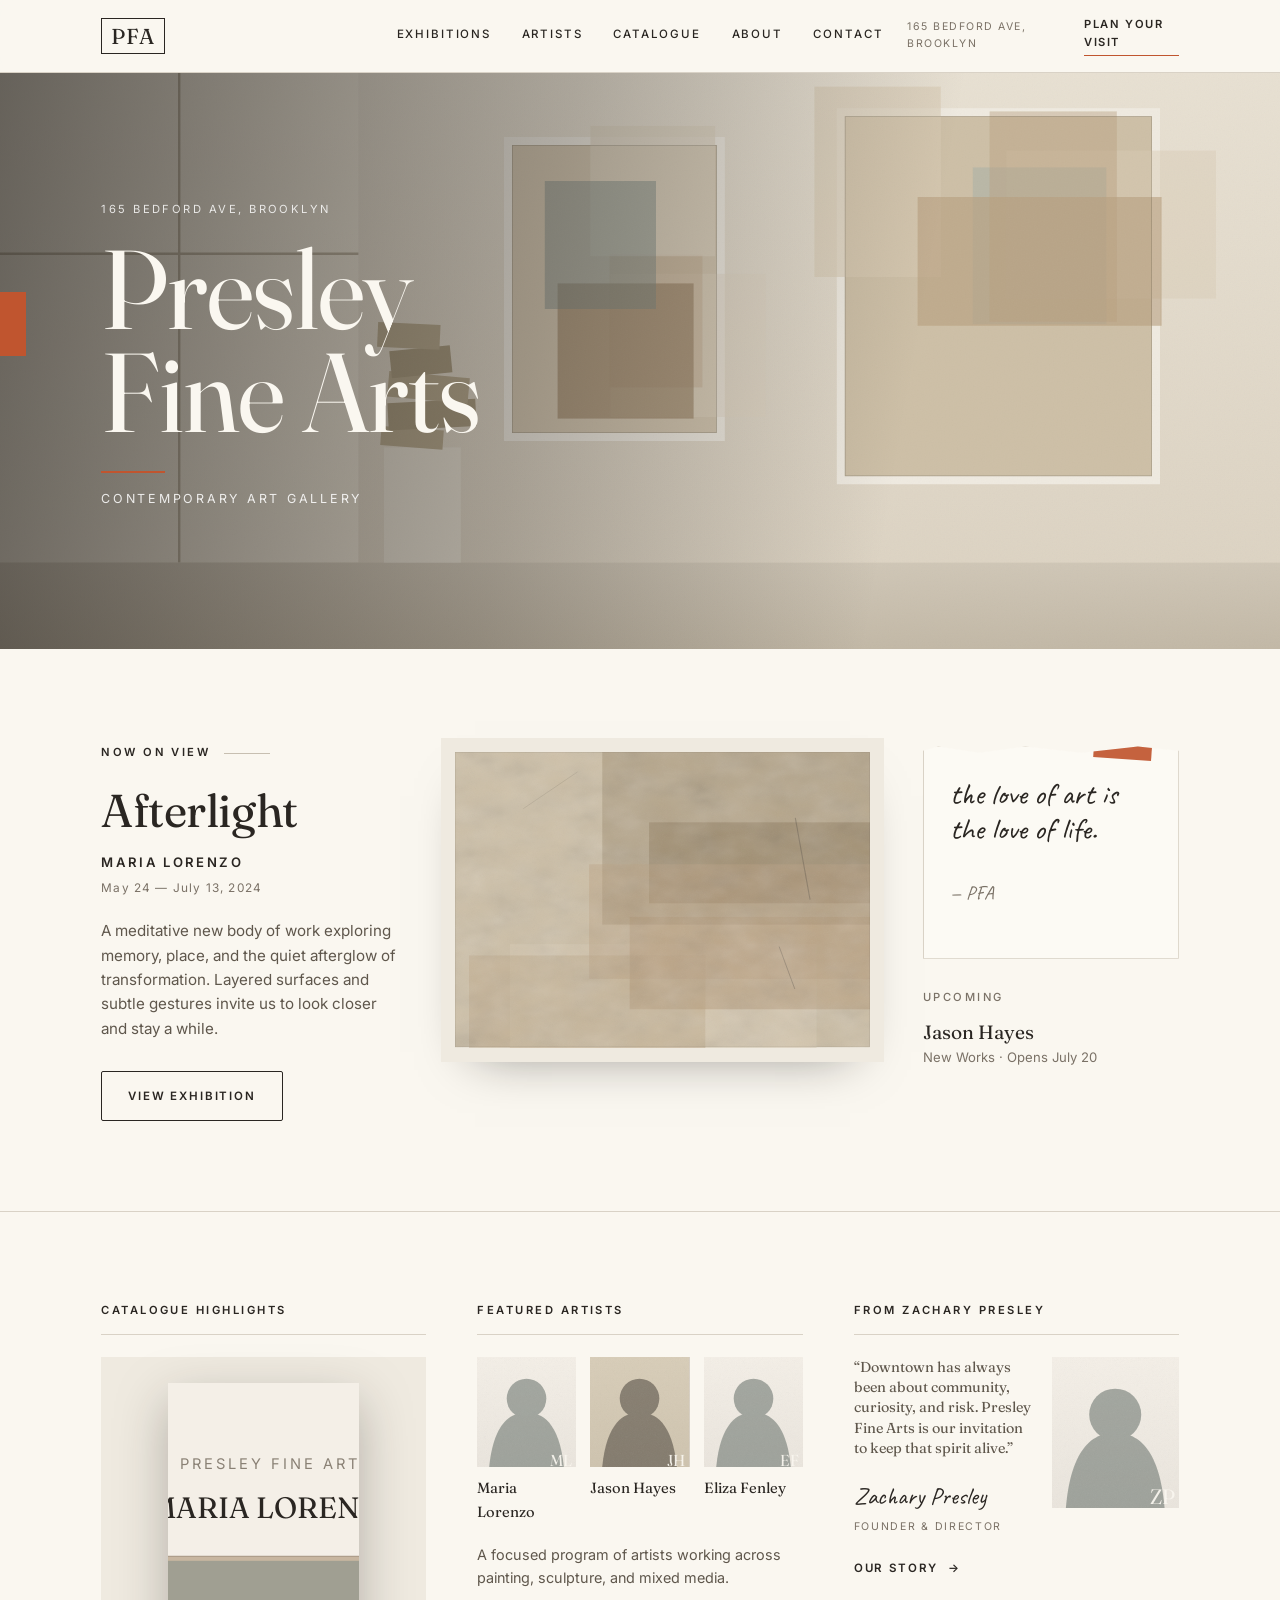
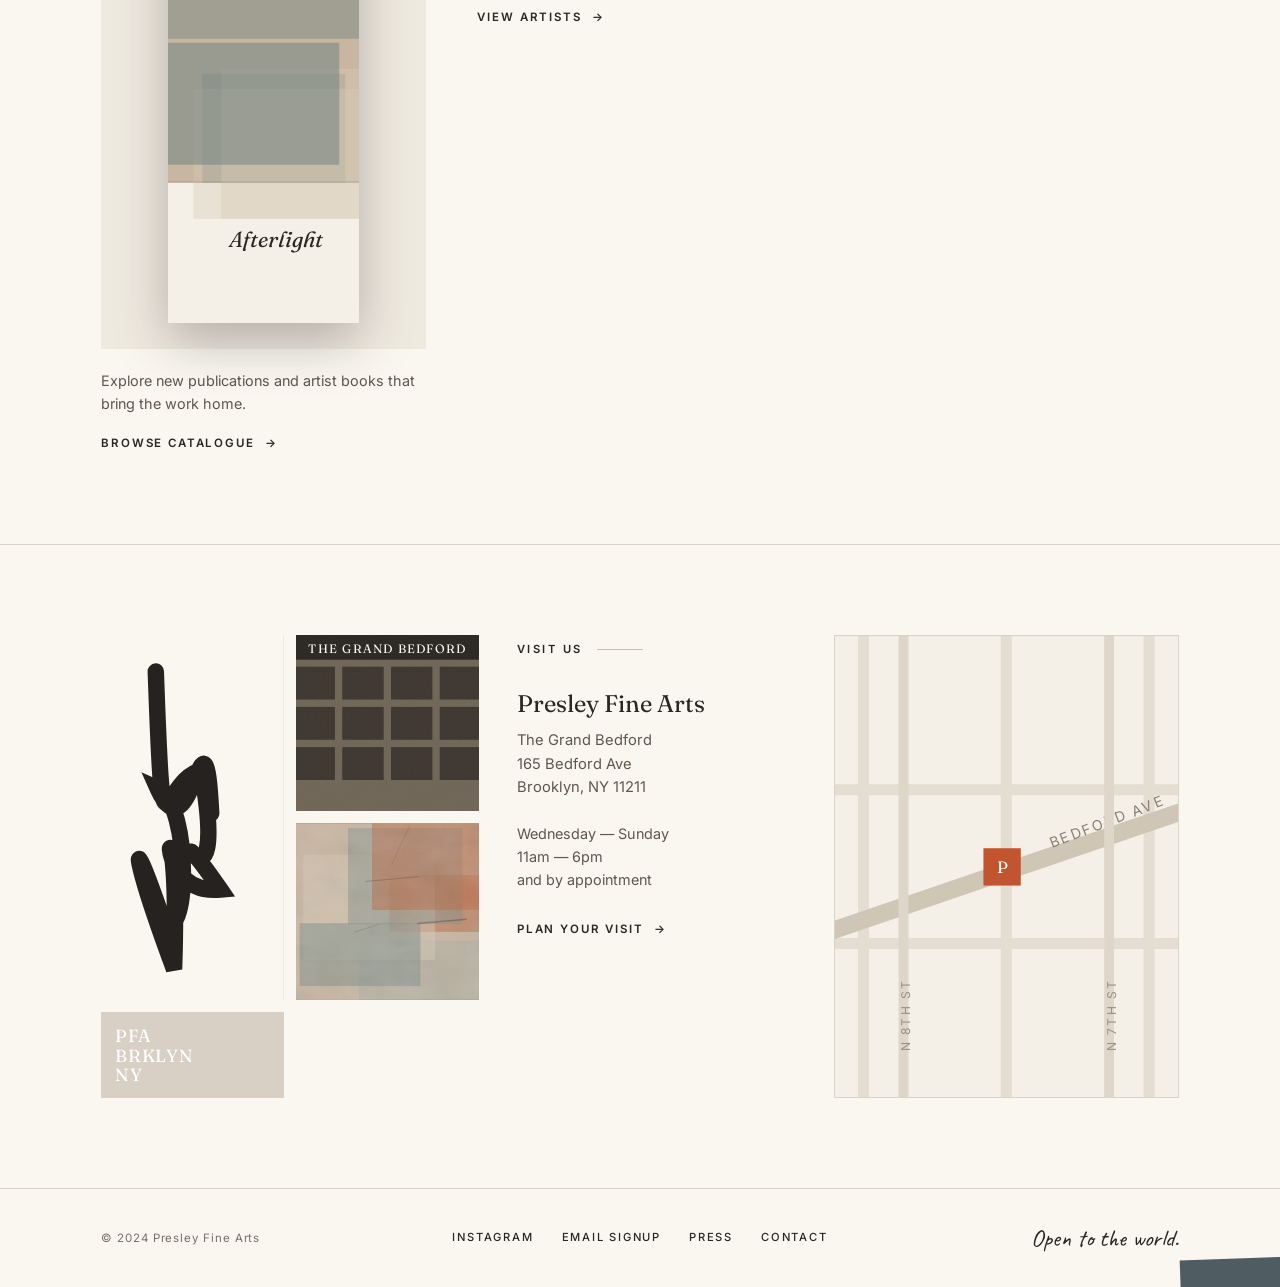
<file: index.html>
<!DOCTYPE html>
<html lang="en">
<head>
  <meta charset="UTF-8" />
  <meta name="viewport" content="width=device-width, initial-scale=1.0" />
  <title>Presley Fine Arts — Contemporary Art Gallery · Brooklyn</title>
  <meta name="description" content="Presley Fine Arts is a contemporary art gallery at The Grand Bedford, 165 Bedford Ave, Brooklyn. A space for contemporary art, conversation, and connection." />
  <link rel="preconnect" href="https://fonts.googleapis.com" />
  <link rel="preconnect" href="https://fonts.gstatic.com" crossorigin />
  <link href="https://fonts.googleapis.com/css2?family=Fraunces:ital,opsz,wght@0,9..144,400;0,9..144,500;1,9..144,400&family=Inter:wght@300;400;500;600&family=Caveat:wght@400;500;600&display=swap" rel="stylesheet" />
  <link rel="stylesheet" href="css/styles.css" />
</head>
<body data-page="home">

  <!-- ============== HEADER ============== -->
  <header class="site-header">
    <nav class="wrap nav" aria-label="Primary">
      <a class="brand-mark" href="index.html" aria-label="Presley Fine Arts home">
        <span class="monogram">PFA</span>
      </a>
      <button class="nav-toggle" aria-label="Menu" aria-expanded="false"><span></span><span></span><span></span></button>
      <div class="nav-links">
        <a data-nav="exhibitions" href="index.html#now-on-view">Exhibitions</a>
        <a data-nav="artists" href="artists.html">Artists</a>
        <a data-nav="catalogue" href="catalogue.html">Catalogue</a>
        <a data-nav="about" href="index.html#about">About</a>
        <a data-nav="contact" href="contact.html">Contact</a>
      </div>
      <div class="nav-right">
        <span class="nav-addr">165 Bedford Ave, Brooklyn</span>
        <a class="nav-cta" href="contact.html#visit">Plan Your Visit</a>
      </div>
    </nav>
  </header>

  <!-- ============== HERO ============== -->
  <section class="hero">
    <div class="hero__media" data-art="gallery" data-seed="pfa-hero" data-w="1600" data-h="900" aria-hidden="true"></div>
    <div class="hero__scrim"></div>
    <span class="hero__tab" aria-hidden="true"></span>
    <div class="hero__inner">
      <div class="wrap">
        <p class="hero__loc">165 Bedford Ave, Brooklyn</p>
        <h1 class="hero__title display">Presley<br />Fine Arts</h1>
        <div class="hero__divider"></div>
        <p class="hero__sub">Contemporary Art Gallery</p>
      </div>
    </div>
  </section>

  <!-- ============== NOW ON VIEW ============== -->
  <section class="section" id="now-on-view">
    <div class="wrap nowview">
      <div data-reveal>
        <span class="eyebrow">Now on View</span>
        <h2 class="nowview__title display">Afterlight</h2>
        <div class="nowview__artist">Maria Lorenzo</div>
        <div class="nowview__dates">May 24 — July 13, 2024</div>
        <p class="nowview__body">A meditative new body of work exploring memory, place, and the quiet afterglow of transformation. Layered surfaces and subtle gestures invite us to look closer and stay a while.</p>
        <a class="btn" href="artist.html?artist=maria-lorenzo">View Exhibition</a>
      </div>

      <div class="artframe" data-reveal>
        <div data-art="artwork" data-seed="w-maria-1" data-w="900" data-h="640"></div>
      </div>

      <div class="note-wrap" data-reveal>
        <div class="note">
          <span class="note__tape" aria-hidden="true"></span>
          <p class="note__quote">the love of art is the love of life.</p>
          <p class="note__sig">— PFA</p>
        </div>
        <div class="upcoming">
          <span class="label">Upcoming</span>
          <div class="upcoming__name">Jason Hayes</div>
          <div class="upcoming__meta">New Works · Opens July 20</div>
        </div>
      </div>
    </div>
  </section>

  <hr class="rule" />

  <!-- ============== TRIPTYCH ============== -->
  <section class="section" id="about">
    <div class="wrap triptych">
      <!-- Catalogue highlights -->
      <div class="tcol" data-reveal>
        <div class="tcol__head">Catalogue Highlights</div>
        <div class="bookshot" data-art="book" data-seed="cat-afterlight" data-artist="Maria Lorenzo" data-title="Afterlight"></div>
        <p>Explore new publications and artist books that bring the work home.</p>
        <a class="arrow-link" href="catalogue.html">Browse Catalogue <span class="arw">&rarr;</span></a>
      </div>

      <!-- Featured artists -->
      <div class="tcol" data-reveal>
        <div class="tcol__head">Featured Artists</div>
        <div class="faces">
          <a class="face" href="artist.html?artist=maria-lorenzo">
            <div class="portrait" data-art="portrait" data-seed="p-maria" data-name="Maria Lorenzo"></div>
            <div class="face__name">Maria Lorenzo</div>
          </a>
          <a class="face" href="artist.html?artist=jason-hayes">
            <div class="portrait" data-art="portrait" data-seed="p-jason" data-name="Jason Hayes"></div>
            <div class="face__name">Jason Hayes</div>
          </a>
          <a class="face" href="artist.html?artist=eliza-fenley">
            <div class="portrait" data-art="portrait" data-seed="p-eliza" data-name="Eliza Fenley"></div>
            <div class="face__name">Eliza Fenley</div>
          </a>
        </div>
        <p>A focused program of artists working across painting, sculpture, and mixed media.</p>
        <a class="arrow-link" href="artists.html">View Artists <span class="arw">&rarr;</span></a>
      </div>

      <!-- From the director -->
      <div class="tcol" data-reveal>
        <div class="tcol__head">From Zachary Presley</div>
        <div class="director">
          <div>
            <p class="quote-block">&ldquo;Downtown has always been about community, curiosity, and risk. Presley Fine Arts is our invitation to keep that spirit alive.&rdquo;</p>
            <div class="director__sig">Zachary Presley</div>
            <div class="director__role">Founder &amp; Director</div>
            <a class="arrow-link" href="contact.html">Our Story <span class="arw">&rarr;</span></a>
          </div>
          <div class="director__photo" data-art="portrait" data-seed="p-zachary" data-name="Zachary Presley"></div>
        </div>
      </div>
    </div>
  </section>

  <hr class="rule" />

  <!-- ============== VISIT ============== -->
  <section class="section" id="visit">
    <div class="wrap visit">
      <div class="visit__mosaic" data-reveal>
        <div class="tile tile--tall" data-art="brush" data-seed="brush-1" data-w="300" data-h="600"></div>
        <div class="tile" data-art="building" data-seed="bld-1" data-w="400" data-h="290"></div>
        <div class="tile" data-art="artwork" data-seed="visit-int" data-w="400" data-h="290"></div>
        <div class="tile tile--accent"><span>PFA<br />BRKLYN<br />NY</span></div>
      </div>

      <div class="visit__info" data-reveal>
        <span class="eyebrow">Visit Us</span>
        <h3 class="serif">Presley Fine Arts</h3>
        <p class="visit__addr">The Grand Bedford<br />165 Bedford Ave<br />Brooklyn, NY 11211</p>
        <p class="visit__hours">Wednesday — Sunday<br />11am — 6pm<br />and by appointment</p>
        <a class="arrow-link" href="contact.html#visit">Plan Your Visit <span class="arw">&rarr;</span></a>
      </div>

      <div class="visit__map-wrap" data-reveal>
        <div class="map" data-art="map" data-w="520" data-h="420" style="height:100%"></div>
      </div>
    </div>
  </section>

  <!-- ============== FOOTER ============== -->
  <footer class="site-footer">
    <div class="wrap footer-grid">
      <div class="footer-copy">© 2024 Presley Fine Arts</div>
      <nav class="footer-nav" aria-label="Footer">
        <a href="https://instagram.com" target="_blank" rel="noopener">Instagram</a>
        <a href="contact.html#newsletter">Email Signup</a>
        <a href="contact.html">Press</a>
        <a href="contact.html">Contact</a>
      </nav>
      <div class="footer-tag">Open to the world.</div>
    </div>
    <span class="footer-swatch" aria-hidden="true"></span>
  </footer>

 <script src="https://identity.netlify.com/v1/netlify-identity-widget.js"></script>
<script>
  if (window.netlifyIdentity) {
    window.netlifyIdentity.on("init", user => {
      if (!user && window.location.hash.includes("recovery_token")) {
        window.netlifyIdentity.open("recovery");
      }
      if (!user && window.location.hash.includes("confirmation_token")) {
        window.netlifyIdentity.open("signup");
      }
    });
  }
</script>

<script src="js/art.js"></script>
<script src="js/data.js"></script>
<script src="js/main.js"></script>
</body>
</html>
</file>
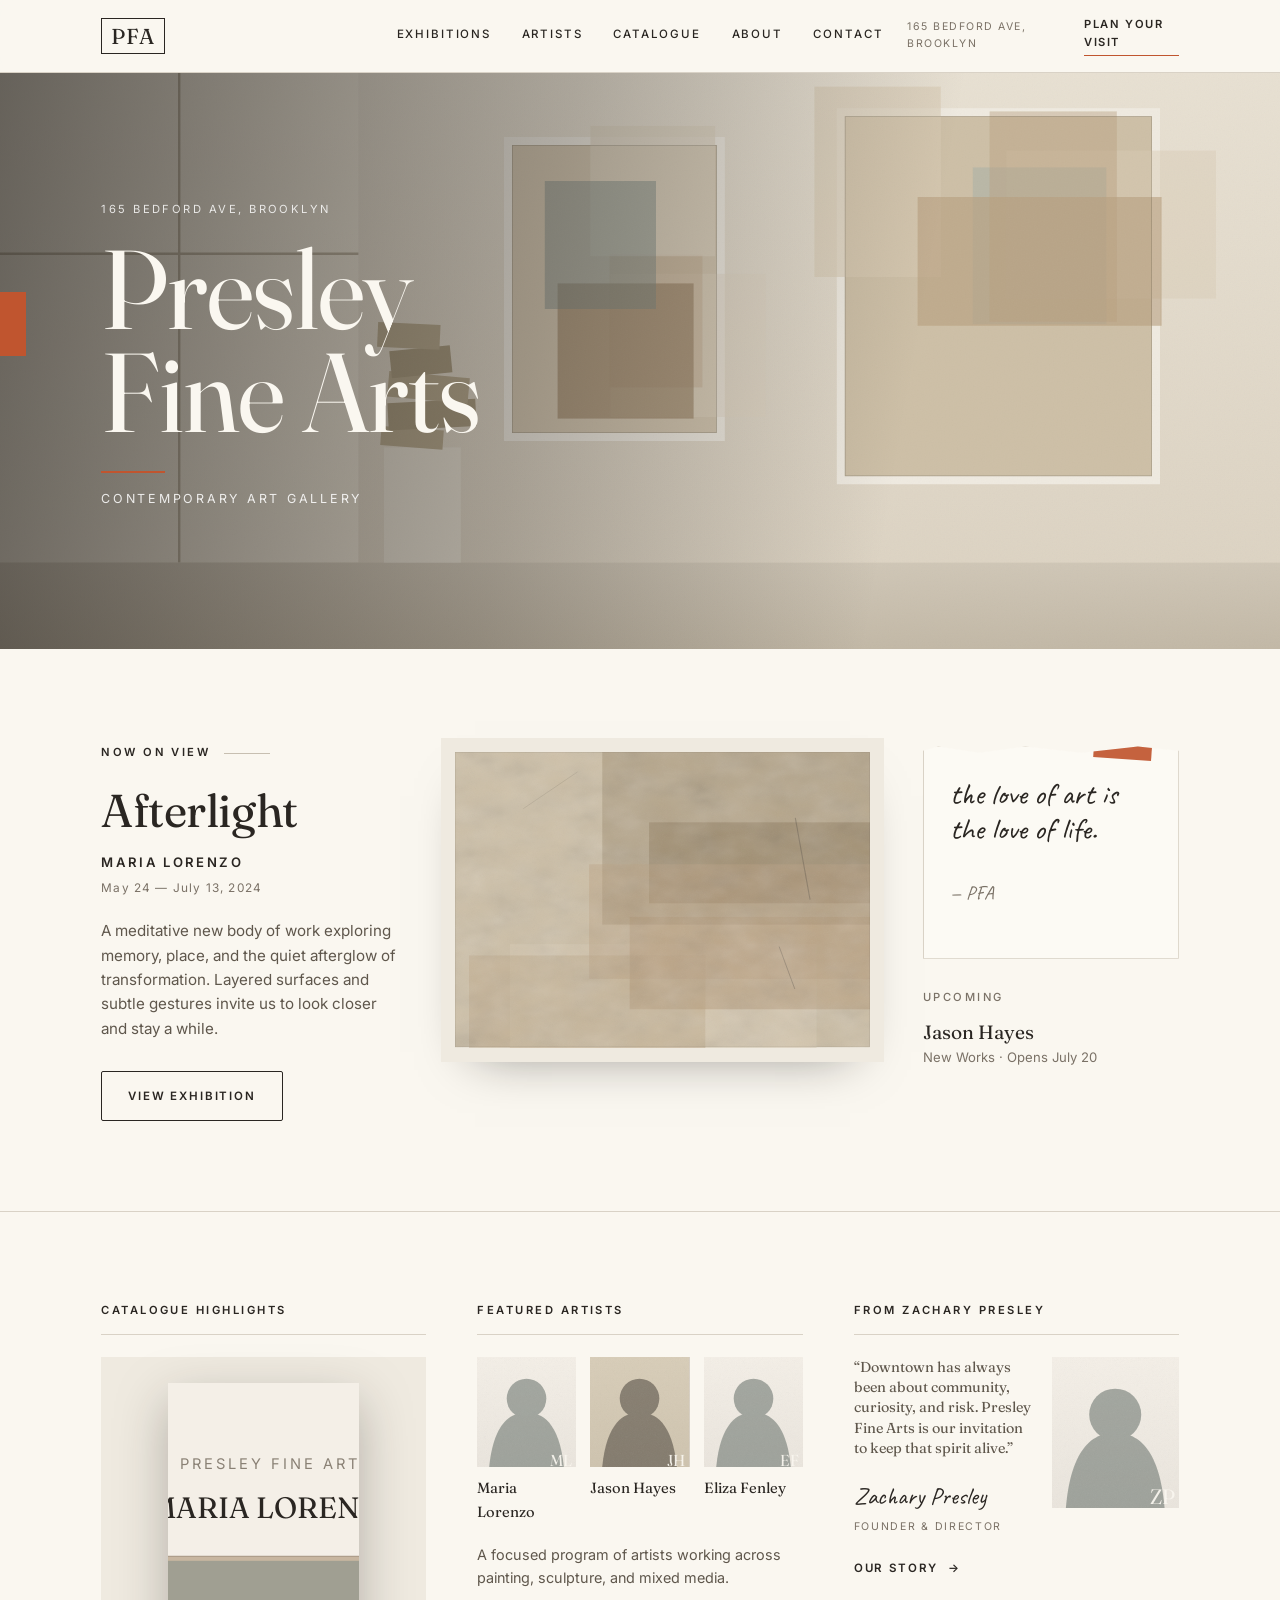
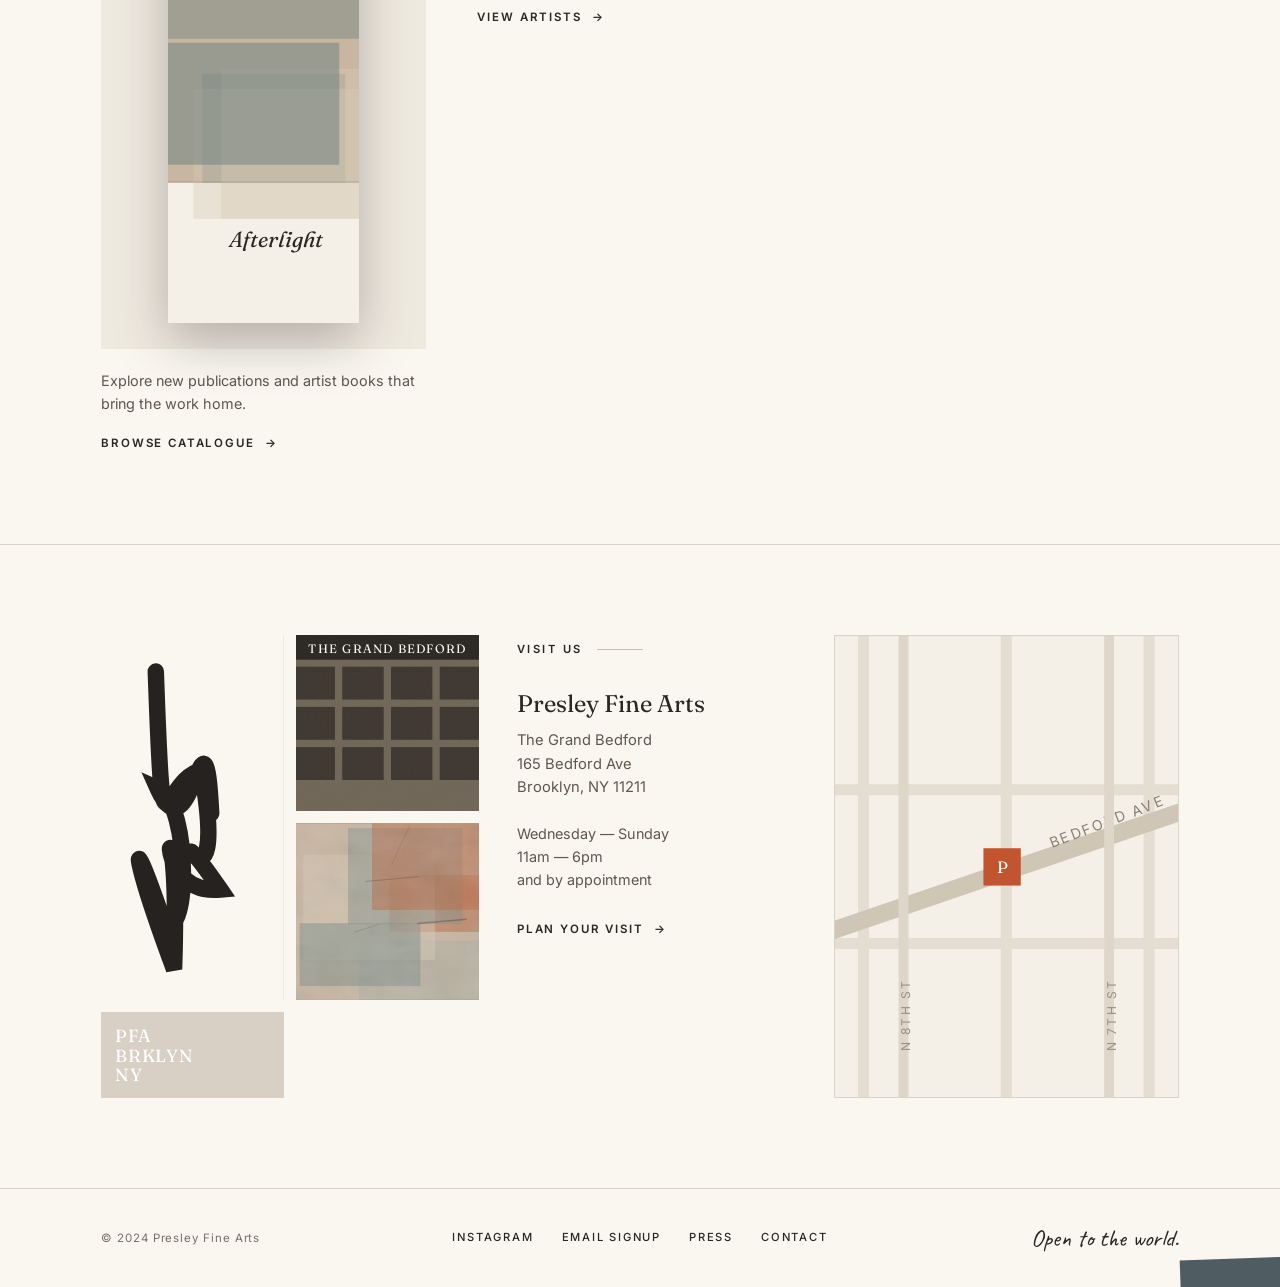
<file: presley-fine-arts-cms/index.html>
<!DOCTYPE html>
<html lang="en">
<head>
  <meta charset="UTF-8" />
  <meta name="viewport" content="width=device-width, initial-scale=1.0" />
  <title>Presley Fine Arts — Contemporary Art Gallery · Brooklyn</title>
  <meta name="description" content="Presley Fine Arts is a contemporary art gallery at The Grand Bedford, 165 Bedford Ave, Brooklyn. A space for contemporary art, conversation, and connection." />
  <link rel="preconnect" href="https://fonts.googleapis.com" />
  <link rel="preconnect" href="https://fonts.gstatic.com" crossorigin />
  <link href="https://fonts.googleapis.com/css2?family=Fraunces:ital,opsz,wght@0,9..144,400;0,9..144,500;1,9..144,400&family=Inter:wght@300;400;500;600&family=Caveat:wght@400;500;600&display=swap" rel="stylesheet" />
  <link rel="stylesheet" href="css/styles.css" />
</head>
<body data-page="home">

  <!-- ============== HEADER ============== -->
  <header class="site-header">
    <nav class="wrap nav" aria-label="Primary">
      <a class="brand-mark" href="index.html" aria-label="Presley Fine Arts home">
        <span class="monogram">PFA</span>
      </a>
      <button class="nav-toggle" aria-label="Menu" aria-expanded="false"><span></span><span></span><span></span></button>
      <div class="nav-links">
        <a data-nav="exhibitions" href="index.html#now-on-view">Exhibitions</a>
        <a data-nav="artists" href="artists.html">Artists</a>
        <a data-nav="catalogue" href="catalogue.html">Catalogue</a>
        <a data-nav="about" href="index.html#about">About</a>
        <a data-nav="contact" href="contact.html">Contact</a>
      </div>
      <div class="nav-right">
        <span class="nav-addr">165 Bedford Ave, Brooklyn</span>
        <a class="nav-cta" href="contact.html#visit">Plan Your Visit</a>
      </div>
    </nav>
  </header>

  <!-- ============== HERO ============== -->
  <section class="hero">
    <div class="hero__media" data-art="gallery" data-seed="pfa-hero" data-w="1600" data-h="900" aria-hidden="true"></div>
    <div class="hero__scrim"></div>
    <span class="hero__tab" aria-hidden="true"></span>
    <div class="hero__inner">
      <div class="wrap">
        <p class="hero__loc">165 Bedford Ave, Brooklyn</p>
        <h1 class="hero__title display">Presley<br />Fine Arts</h1>
        <div class="hero__divider"></div>
        <p class="hero__sub">Contemporary Art Gallery</p>
      </div>
    </div>
  </section>

  <!-- ============== NOW ON VIEW ============== -->
  <section class="section" id="now-on-view">
    <div class="wrap nowview">
      <div data-reveal>
        <span class="eyebrow">Now on View</span>
        <h2 class="nowview__title display">Afterlight</h2>
        <div class="nowview__artist">Maria Lorenzo</div>
        <div class="nowview__dates">May 24 — July 13, 2024</div>
        <p class="nowview__body">A meditative new body of work exploring memory, place, and the quiet afterglow of transformation. Layered surfaces and subtle gestures invite us to look closer and stay a while.</p>
        <a class="btn" href="artist.html?artist=maria-lorenzo">View Exhibition</a>
      </div>

      <div class="artframe" data-reveal>
        <div data-art="artwork" data-seed="w-maria-1" data-w="900" data-h="640"></div>
      </div>

      <div class="note-wrap" data-reveal>
        <div class="note">
          <span class="note__tape" aria-hidden="true"></span>
          <p class="note__quote">the love of art is the love of life.</p>
          <p class="note__sig">— PFA</p>
        </div>
        <div class="upcoming">
          <span class="label">Upcoming</span>
          <div class="upcoming__name">Jason Hayes</div>
          <div class="upcoming__meta">New Works · Opens July 20</div>
        </div>
      </div>
    </div>
  </section>

  <hr class="rule" />

  <!-- ============== TRIPTYCH ============== -->
  <section class="section" id="about">
    <div class="wrap triptych">
      <!-- Catalogue highlights -->
      <div class="tcol" data-reveal>
        <div class="tcol__head">Catalogue Highlights</div>
        <div class="bookshot" data-art="book" data-seed="cat-afterlight" data-artist="Maria Lorenzo" data-title="Afterlight"></div>
        <p>Explore new publications and artist books that bring the work home.</p>
        <a class="arrow-link" href="catalogue.html">Browse Catalogue <span class="arw">&rarr;</span></a>
      </div>

      <!-- Featured artists -->
      <div class="tcol" data-reveal>
        <div class="tcol__head">Featured Artists</div>
        <div class="faces">
          <a class="face" href="artist.html?artist=maria-lorenzo">
            <div class="portrait" data-art="portrait" data-seed="p-maria" data-name="Maria Lorenzo"></div>
            <div class="face__name">Maria Lorenzo</div>
          </a>
          <a class="face" href="artist.html?artist=jason-hayes">
            <div class="portrait" data-art="portrait" data-seed="p-jason" data-name="Jason Hayes"></div>
            <div class="face__name">Jason Hayes</div>
          </a>
          <a class="face" href="artist.html?artist=eliza-fenley">
            <div class="portrait" data-art="portrait" data-seed="p-eliza" data-name="Eliza Fenley"></div>
            <div class="face__name">Eliza Fenley</div>
          </a>
        </div>
        <p>A focused program of artists working across painting, sculpture, and mixed media.</p>
        <a class="arrow-link" href="artists.html">View Artists <span class="arw">&rarr;</span></a>
      </div>

      <!-- From the director -->
      <div class="tcol" data-reveal>
        <div class="tcol__head">From Zachary Presley</div>
        <div class="director">
          <div>
            <p class="quote-block">&ldquo;Downtown has always been about community, curiosity, and risk. Presley Fine Arts is our invitation to keep that spirit alive.&rdquo;</p>
            <div class="director__sig">Zachary Presley</div>
            <div class="director__role">Founder &amp; Director</div>
            <a class="arrow-link" href="contact.html">Our Story <span class="arw">&rarr;</span></a>
          </div>
          <div class="director__photo" data-art="portrait" data-seed="p-zachary" data-name="Zachary Presley"></div>
        </div>
      </div>
    </div>
  </section>

  <hr class="rule" />

  <!-- ============== VISIT ============== -->
  <section class="section" id="visit">
    <div class="wrap visit">
      <div class="visit__mosaic" data-reveal>
        <div class="tile tile--tall" data-art="brush" data-seed="brush-1" data-w="300" data-h="600"></div>
        <div class="tile" data-art="building" data-seed="bld-1" data-w="400" data-h="290"></div>
        <div class="tile" data-art="artwork" data-seed="visit-int" data-w="400" data-h="290"></div>
        <div class="tile tile--accent"><span>PFA<br />BRKLYN<br />NY</span></div>
      </div>

      <div class="visit__info" data-reveal>
        <span class="eyebrow">Visit Us</span>
        <h3 class="serif">Presley Fine Arts</h3>
        <p class="visit__addr">The Grand Bedford<br />165 Bedford Ave<br />Brooklyn, NY 11211</p>
        <p class="visit__hours">Wednesday — Sunday<br />11am — 6pm<br />and by appointment</p>
        <a class="arrow-link" href="contact.html#visit">Plan Your Visit <span class="arw">&rarr;</span></a>
      </div>

      <div class="visit__map-wrap" data-reveal>
        <div class="map" data-art="map" data-w="520" data-h="420" style="height:100%"></div>
      </div>
    </div>
  </section>

  <!-- ============== FOOTER ============== -->
  <footer class="site-footer">
    <div class="wrap footer-grid">
      <div class="footer-copy">© 2024 Presley Fine Arts</div>
      <nav class="footer-nav" aria-label="Footer">
        <a href="https://instagram.com" target="_blank" rel="noopener">Instagram</a>
        <a href="contact.html#newsletter">Email Signup</a>
        <a href="contact.html">Press</a>
        <a href="contact.html">Contact</a>
      </nav>
      <div class="footer-tag">Open to the world.</div>
    </div>
    <span class="footer-swatch" aria-hidden="true"></span>
  </footer>

  <script src="js/art.js"></script>
  <script src="js/data.js"></script>
  <script src="js/main.js"></script>
</body>
</html>
</file>
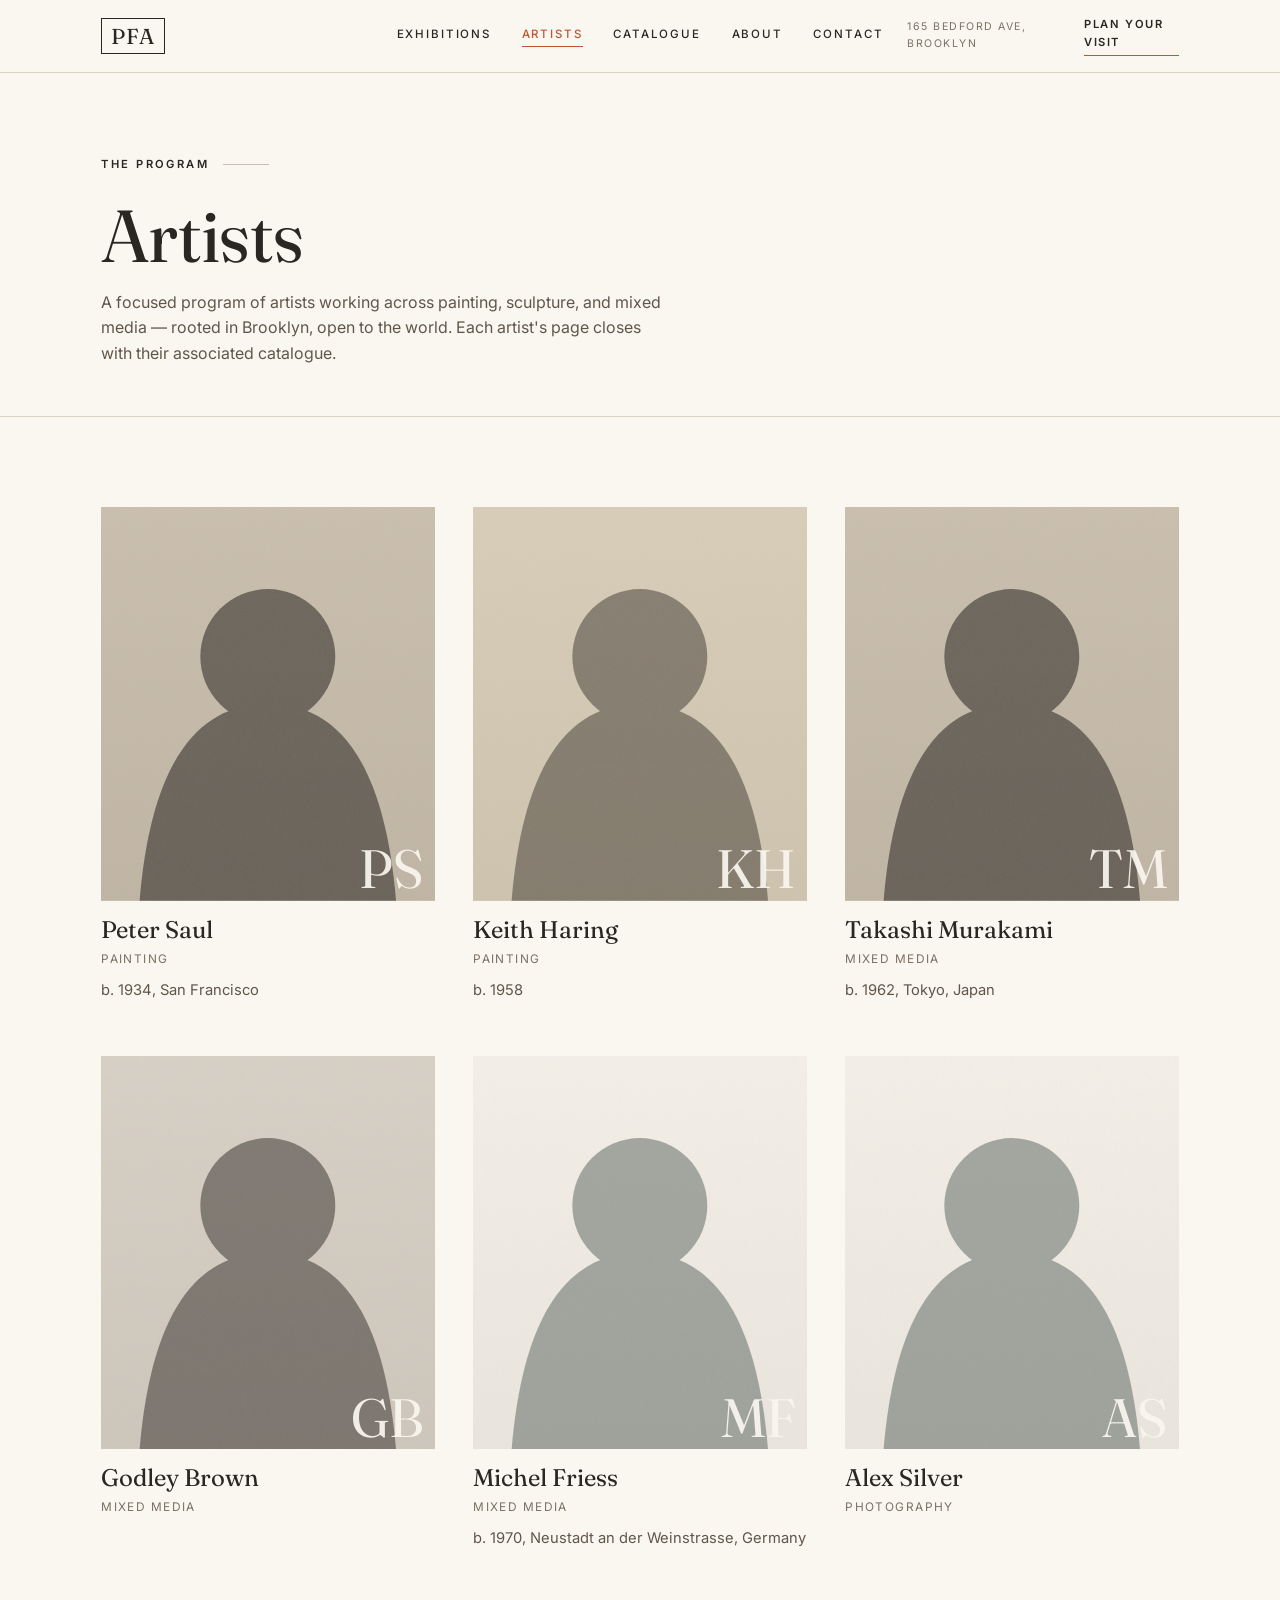
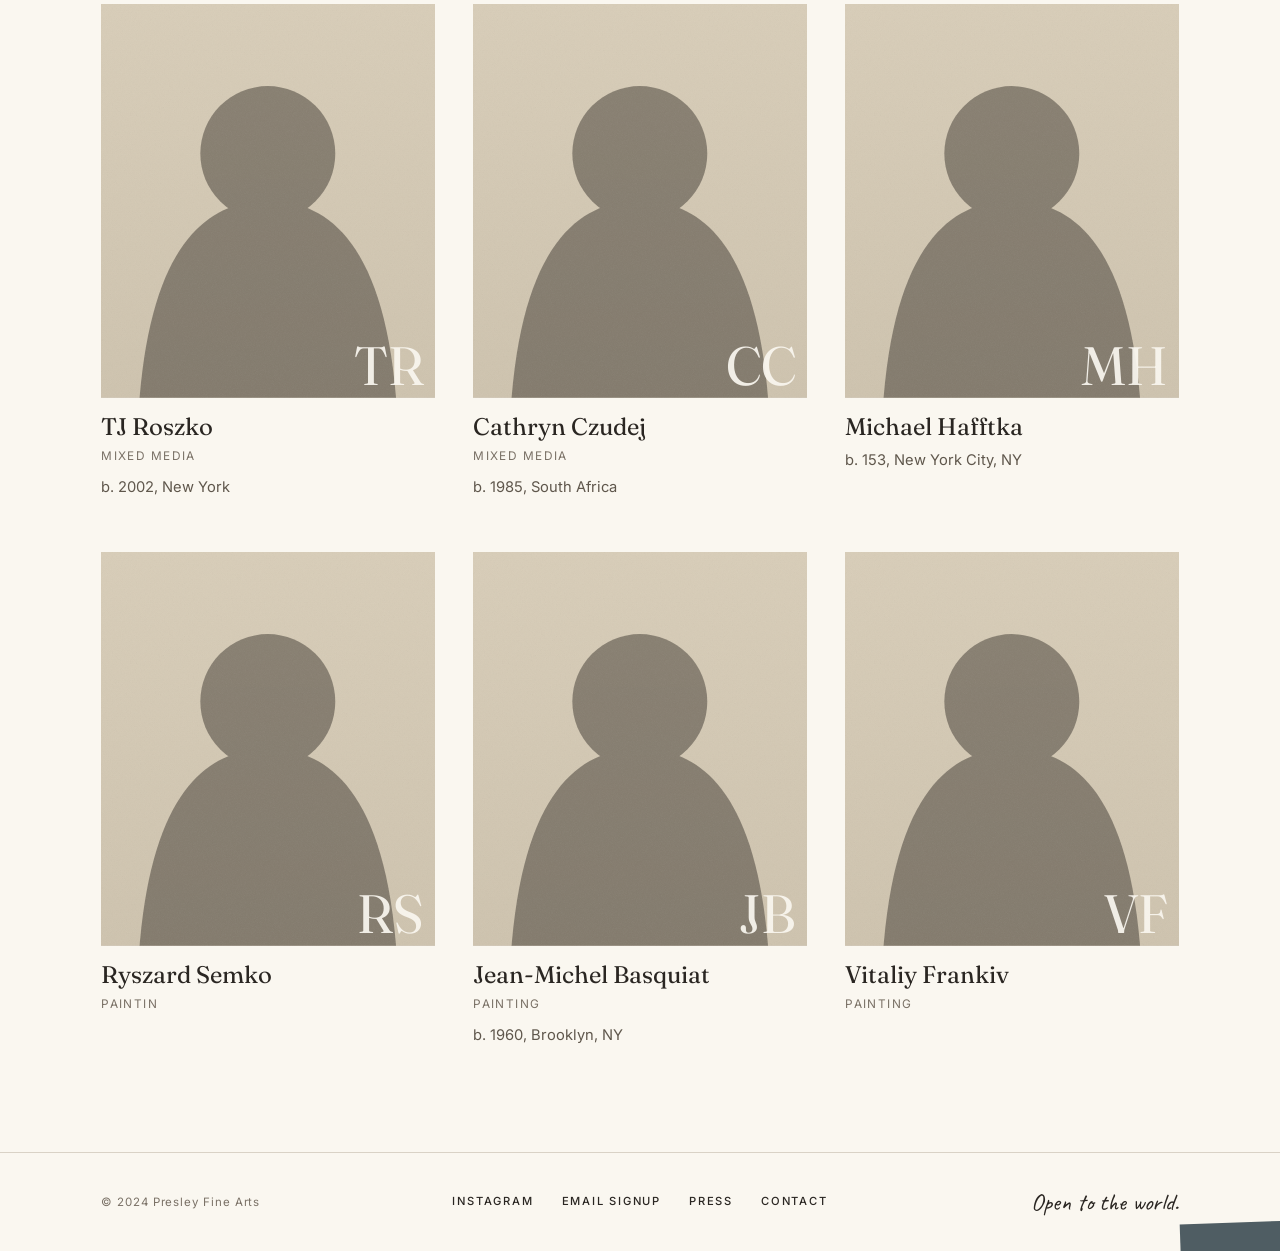
<file: artists.html>
<!DOCTYPE html>
<html lang="en">
<head>
  <meta charset="UTF-8" />
  <meta name="viewport" content="width=device-width, initial-scale=1.0" />
  <title>Artists — Presley Fine Arts</title>
  <meta name="description" content="The artists of Presley Fine Arts — a focused program working across painting, sculpture, and mixed media in Brooklyn." />
  <link rel="preconnect" href="https://fonts.googleapis.com" />
  <link rel="preconnect" href="https://fonts.gstatic.com" crossorigin />
  <link href="https://fonts.googleapis.com/css2?family=Fraunces:ital,opsz,wght@0,9..144,400;0,9..144,500;1,9..144,400&family=Inter:wght@300;400;500;600&family=Caveat:wght@400;500;600&display=swap" rel="stylesheet" />
  <link rel="stylesheet" href="css/styles.css" />
</head>
<body data-page="artists">

  <header class="site-header">
    <nav class="wrap nav" aria-label="Primary">
      <a class="brand-mark" href="index.html" aria-label="Presley Fine Arts home"><span class="monogram">PFA</span></a>
      <button class="nav-toggle" aria-label="Menu" aria-expanded="false"><span></span><span></span><span></span></button>
      <div class="nav-links">
        <a data-nav="exhibitions" href="index.html#now-on-view">Exhibitions</a>
        <a data-nav="artists" href="artists.html">Artists</a>
        <a data-nav="catalogue" href="catalogue.html">Catalogue</a>
        <a data-nav="about" href="index.html#about">About</a>
        <a data-nav="contact" href="contact.html">Contact</a>
      </div>
      <div class="nav-right">
        <span class="nav-addr">165 Bedford Ave, Brooklyn</span>
        <a class="nav-cta" href="contact.html#visit">Plan Your Visit</a>
      </div>
    </nav>
  </header>

  <section class="section page-head">
    <div class="wrap">
      <span class="eyebrow">The Program</span>
      <h1 class="page-head__title display">Artists</h1>
      <p class="page-head__sub">A focused program of artists working across painting, sculpture, and mixed media — rooted in Brooklyn, open to the world. Each artist's page closes with their associated catalogue.</p>
    </div>
  </section>

  <hr class="rule" />

  <section class="section">
    <div class="wrap">
      <div class="artist-grid" id="artist-grid"></div>
    </div>
  </section>

  <footer class="site-footer">
    <div class="wrap footer-grid">
      <div class="footer-copy">© 2024 Presley Fine Arts</div>
      <nav class="footer-nav" aria-label="Footer">
        <a href="https://instagram.com" target="_blank" rel="noopener">Instagram</a>
        <a href="contact.html#newsletter">Email Signup</a>
        <a href="contact.html">Press</a>
        <a href="contact.html">Contact</a>
      </nav>
      <div class="footer-tag">Open to the world.</div>
    </div>
    <span class="footer-swatch" aria-hidden="true"></span>
  </footer>

  <script src="js/art.js"></script>
  <script src="js/data.js"></script>
  <script src="js/main.js"></script>
</body>
</html>
</file>
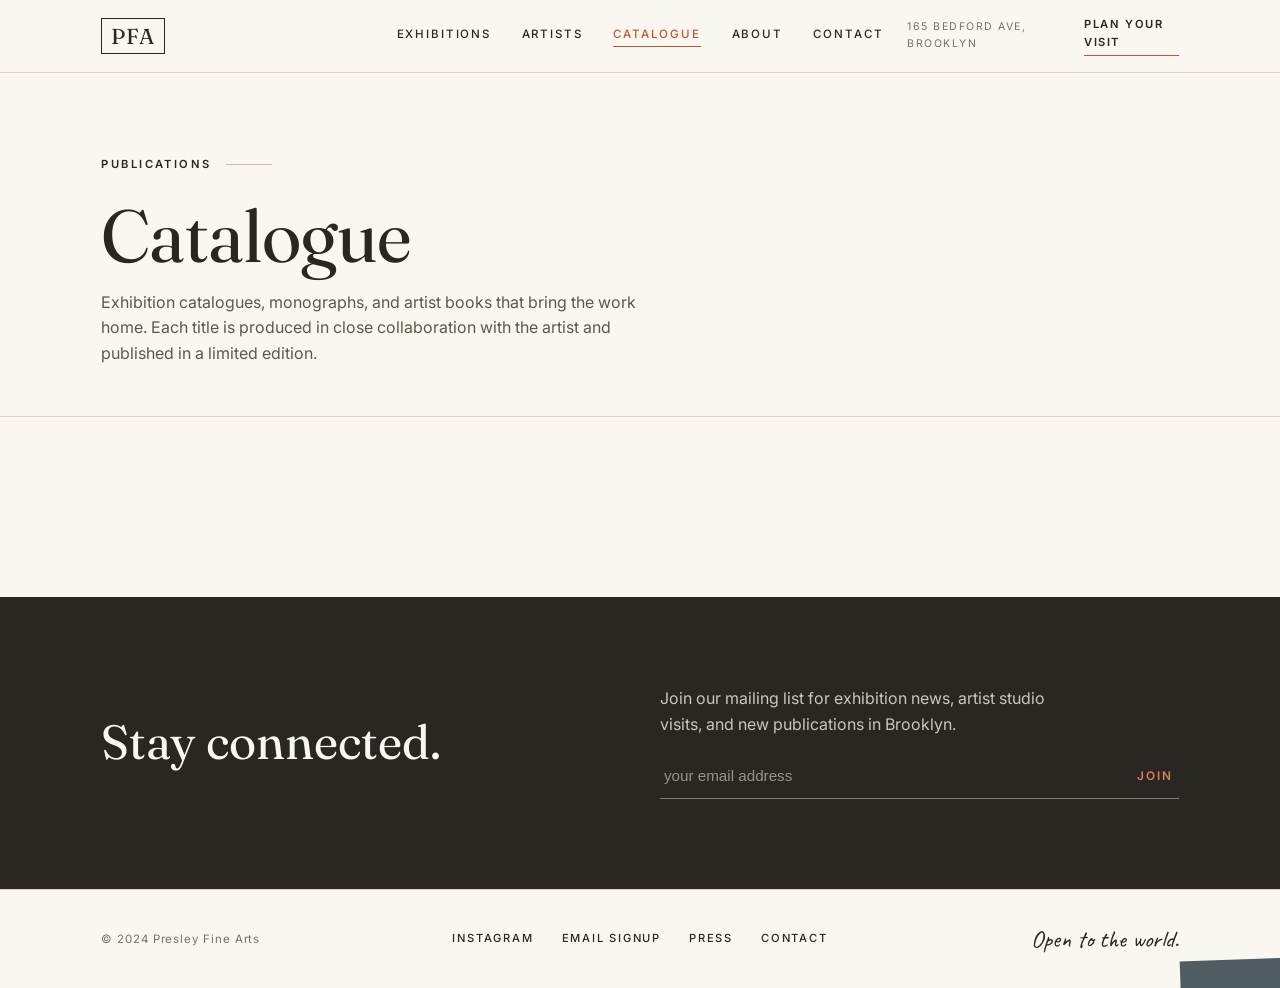
<file: catalogue.html>
<!DOCTYPE html>
<html lang="en">
<head>
  <meta charset="UTF-8" />
  <meta name="viewport" content="width=device-width, initial-scale=1.0" />
  <title>Catalogue — Presley Fine Arts</title>
  <meta name="description" content="Publications and artist books from Presley Fine Arts, Brooklyn — exhibition catalogues, monographs, and editions." />
  <link rel="preconnect" href="https://fonts.googleapis.com" />
  <link rel="preconnect" href="https://fonts.gstatic.com" crossorigin />
  <link href="https://fonts.googleapis.com/css2?family=Fraunces:ital,opsz,wght@0,9..144,400;0,9..144,500;1,9..144,400&family=Inter:wght@300;400;500;600&family=Caveat:wght@400;500;600&display=swap" rel="stylesheet" />
  <link rel="stylesheet" href="css/styles.css" />
</head>
<body data-page="catalogue">

  <header class="site-header">
    <nav class="wrap nav" aria-label="Primary">
      <a class="brand-mark" href="index.html" aria-label="Presley Fine Arts home"><span class="monogram">PFA</span></a>
      <button class="nav-toggle" aria-label="Menu" aria-expanded="false"><span></span><span></span><span></span></button>
      <div class="nav-links">
        <a data-nav="exhibitions" href="index.html#now-on-view">Exhibitions</a>
        <a data-nav="artists" href="artists.html">Artists</a>
        <a data-nav="catalogue" href="catalogue.html">Catalogue</a>
        <a data-nav="about" href="index.html#about">About</a>
        <a data-nav="contact" href="contact.html">Contact</a>
      </div>
      <div class="nav-right">
        <span class="nav-addr">165 Bedford Ave, Brooklyn</span>
        <a class="nav-cta" href="contact.html#visit">Plan Your Visit</a>
      </div>
    </nav>
  </header>

  <section class="section page-head">
    <div class="wrap">
      <span class="eyebrow">Publications</span>
      <h1 class="page-head__title display">Catalogue</h1>
      <p class="page-head__sub">Exhibition catalogues, monographs, and artist books that bring the work home. Each title is produced in close collaboration with the artist and published in a limited edition.</p>
    </div>
  </section>

  <hr class="rule" />

  <section class="section">
    <div class="wrap">
      <div class="cat-grid" id="cat-grid"></div>
    </div>
  </section>

  <!-- newsletter -->
  <section class="newsletter section" id="newsletter">
    <div class="wrap newsletter__inner">
      <div data-reveal>
        <h2>Stay connected.</h2>
      </div>
      <div data-reveal>
        <p>Join our mailing list for exhibition news, artist studio visits, and new publications in Brooklyn.</p>
        <form data-newsletter>
          <input type="email" placeholder="your email address" aria-label="Email address" required />
          <button type="submit">Join</button>
        </form>
      </div>
    </div>
  </section>

  <footer class="site-footer">
    <div class="wrap footer-grid">
      <div class="footer-copy">© 2024 Presley Fine Arts</div>
      <nav class="footer-nav" aria-label="Footer">
        <a href="https://instagram.com" target="_blank" rel="noopener">Instagram</a>
        <a href="contact.html#newsletter">Email Signup</a>
        <a href="contact.html">Press</a>
        <a href="contact.html">Contact</a>
      </nav>
      <div class="footer-tag">Open to the world.</div>
    </div>
    <span class="footer-swatch" aria-hidden="true"></span>
  </footer>

  <script src="js/art.js"></script>
  <script src="js/data.js"></script>
  <script src="js/main.js"></script>
</body>
</html>
</file>
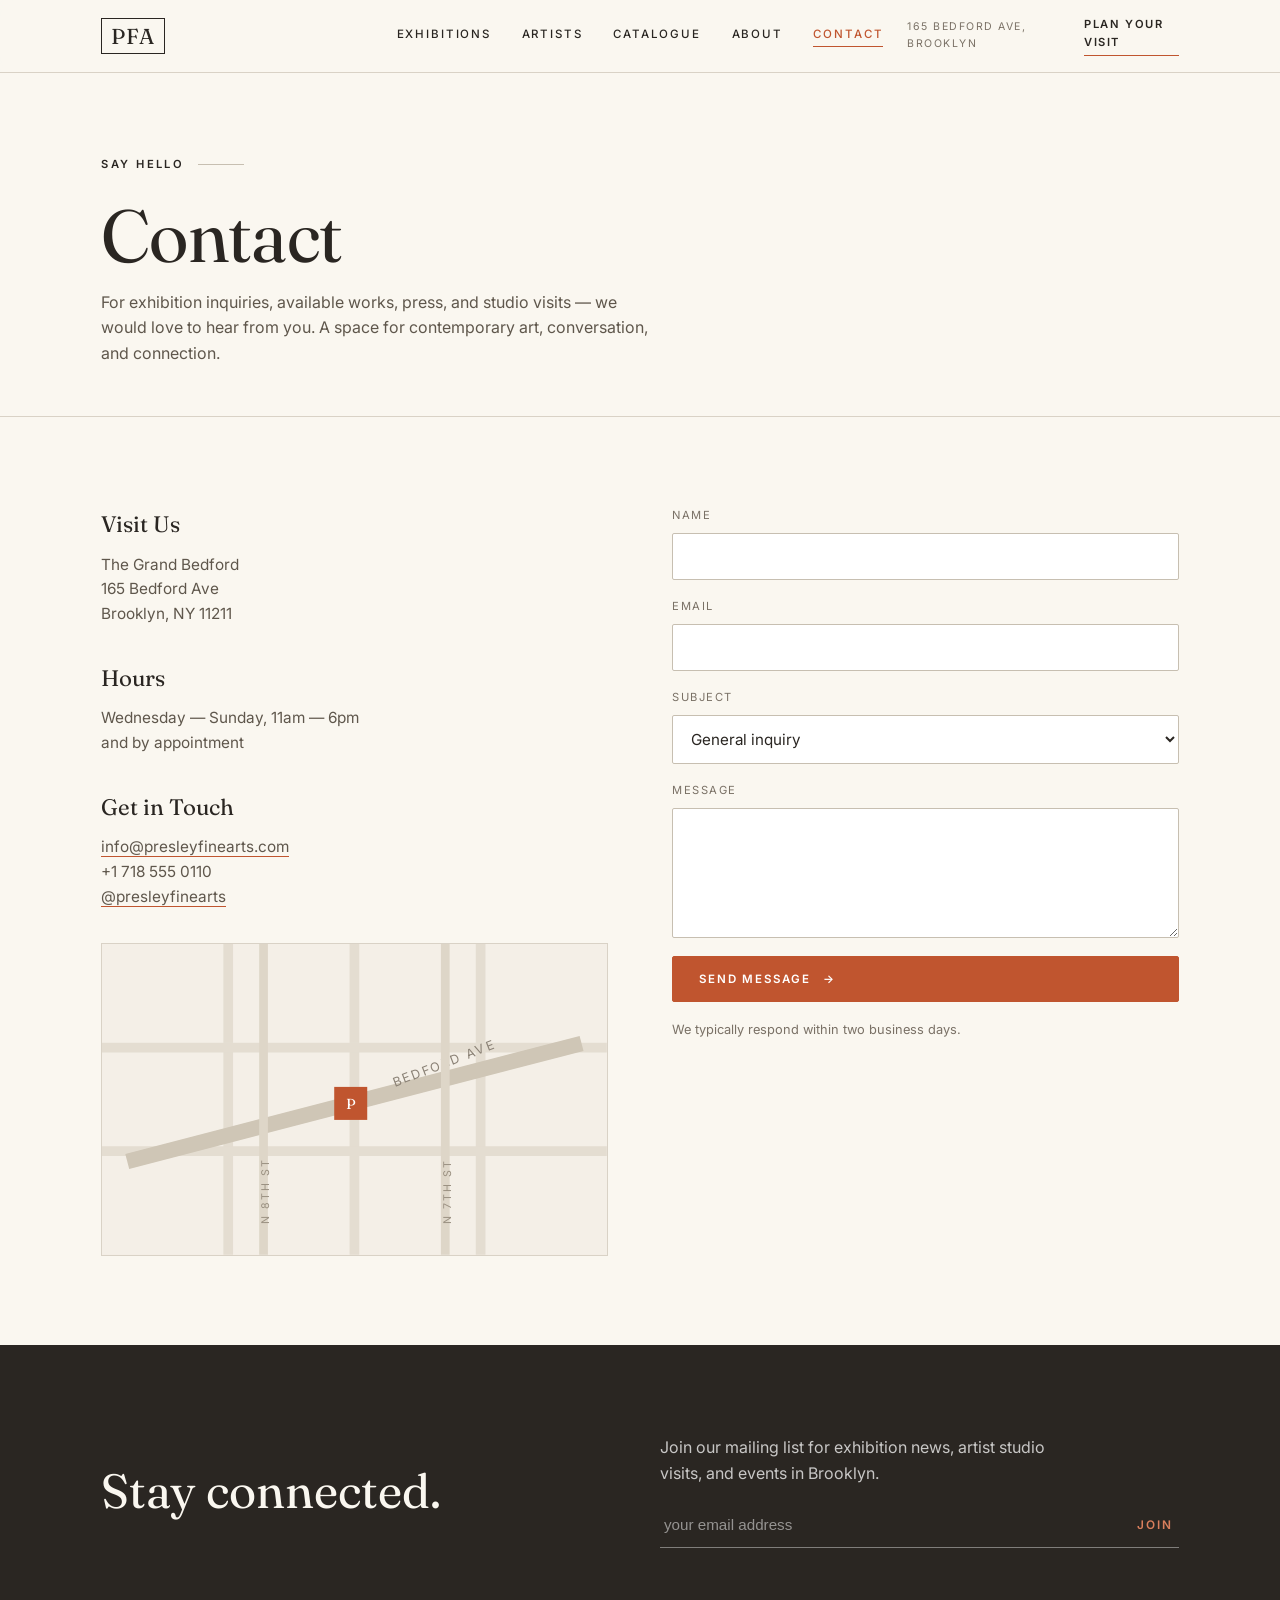
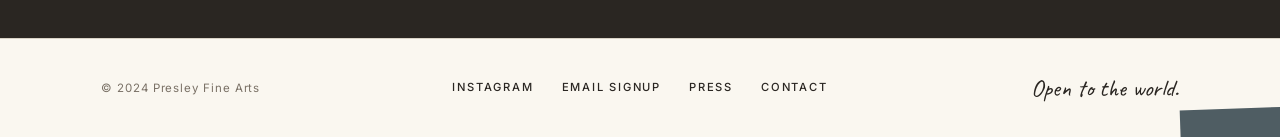
<file: contact.html>
<!DOCTYPE html>
<html lang="en">
<head>
  <meta charset="UTF-8" />
  <meta name="viewport" content="width=device-width, initial-scale=1.0" />
  <title>Contact &amp; Visit — Presley Fine Arts</title>
  <meta name="description" content="Contact Presley Fine Arts and plan your visit to The Grand Bedford, 165 Bedford Ave, Brooklyn, NY 11211." />
  <link rel="preconnect" href="https://fonts.googleapis.com" />
  <link rel="preconnect" href="https://fonts.gstatic.com" crossorigin />
  <link href="https://fonts.googleapis.com/css2?family=Fraunces:ital,opsz,wght@0,9..144,400;0,9..144,500;1,9..144,400&family=Inter:wght@300;400;500;600&family=Caveat:wght@400;500;600&display=swap" rel="stylesheet" />
  <link rel="stylesheet" href="css/styles.css" />
</head>
<body data-page="contact">

  <header class="site-header">
    <nav class="wrap nav" aria-label="Primary">
      <a class="brand-mark" href="index.html" aria-label="Presley Fine Arts home"><span class="monogram">PFA</span></a>
      <button class="nav-toggle" aria-label="Menu" aria-expanded="false"><span></span><span></span><span></span></button>
      <div class="nav-links">
        <a data-nav="exhibitions" href="index.html#now-on-view">Exhibitions</a>
        <a data-nav="artists" href="artists.html">Artists</a>
        <a data-nav="catalogue" href="catalogue.html">Catalogue</a>
        <a data-nav="about" href="index.html#about">About</a>
        <a data-nav="contact" href="contact.html">Contact</a>
      </div>
      <div class="nav-right">
        <span class="nav-addr">165 Bedford Ave, Brooklyn</span>
        <a class="nav-cta" href="contact.html#visit">Plan Your Visit</a>
      </div>
    </nav>
  </header>

  <section class="section page-head">
    <div class="wrap">
      <span class="eyebrow">Say Hello</span>
      <h1 class="page-head__title display">Contact</h1>
      <p class="page-head__sub">For exhibition inquiries, available works, press, and studio visits — we would love to hear from you. A space for contemporary art, conversation, and connection.</p>
    </div>
  </section>

  <hr class="rule" />

  <section class="section">
    <div class="wrap contact-grid">
      <!-- left: details + visit -->
      <div data-reveal>
        <div class="contact-block" id="visit">
          <h3>Visit Us</h3>
          <p>The Grand Bedford<br />165 Bedford Ave<br />Brooklyn, NY 11211</p>
        </div>
        <div class="contact-block">
          <h3>Hours</h3>
          <p>Wednesday — Sunday, 11am — 6pm<br />and by appointment</p>
        </div>
        <div class="contact-block">
          <h3>Get in Touch</h3>
          <p>
            <a class="inline" href="mailto:info@presleyfinearts.com">info@presleyfinearts.com</a><br />
            +1 718 555 0110<br />
            <a class="inline" href="https://instagram.com" target="_blank" rel="noopener">@presleyfinearts</a>
          </p>
        </div>
        <div class="map" data-art="map" data-w="520" data-h="320" style="margin-top:8px"></div>
      </div>

      <!-- right: form -->
      <div data-reveal>
        <form class="form" id="contact-form" novalidate>
          <div class="field">
            <label for="name">Name</label>
            <input id="name" name="name" type="text" required />
          </div>
          <div class="field">
            <label for="email">Email</label>
            <input id="email" name="email" type="email" required />
          </div>
          <div class="field">
            <label for="subject">Subject</label>
            <select id="subject" name="subject">
              <option>General inquiry</option>
              <option>Available works</option>
              <option>Press</option>
              <option>Studio visit</option>
              <option>Catalogue order</option>
            </select>
          </div>
          <div class="field">
            <label for="message">Message</label>
            <textarea id="message" name="message" required></textarea>
          </div>
          <button class="btn btn--solid" type="submit">Send Message <span class="arw">&rarr;</span></button>
          <p class="form__note">We typically respond within two business days.</p>
          <div class="form-success" id="contact-success">Thank you — your message has been received. We&rsquo;ll be in touch soon.</div>
        </form>
      </div>
    </div>
  </section>

  <!-- newsletter -->
  <section class="newsletter section" id="newsletter">
    <div class="wrap newsletter__inner">
      <div data-reveal><h2>Stay connected.</h2></div>
      <div data-reveal>
        <p>Join our mailing list for exhibition news, artist studio visits, and events in Brooklyn.</p>
        <form data-newsletter>
          <input type="email" placeholder="your email address" aria-label="Email address" required />
          <button type="submit">Join</button>
        </form>
      </div>
    </div>
  </section>

  <footer class="site-footer">
    <div class="wrap footer-grid">
      <div class="footer-copy">© 2024 Presley Fine Arts</div>
      <nav class="footer-nav" aria-label="Footer">
        <a href="https://instagram.com" target="_blank" rel="noopener">Instagram</a>
        <a href="contact.html#newsletter">Email Signup</a>
        <a href="contact.html">Press</a>
        <a href="contact.html">Contact</a>
      </nav>
      <div class="footer-tag">Open to the world.</div>
    </div>
    <span class="footer-swatch" aria-hidden="true"></span>
  </footer>

  <script src="js/art.js"></script>
  <script src="js/data.js"></script>
  <script src="js/main.js"></script>
</body>
</html>
</file>
<file: css/styles.css>
/* ============================================================
   Presley Fine Arts — Brand Stylesheet
   Contemporary Art Gallery · Brooklyn, New York
   ============================================================ */

/* ---------- Design Tokens ---------- */
:root {
  /* Color palette (from brand guide) */
  --gallery-white: #faf7f0;
  --warm-paper: #efeae0;
  --cream: #f4efe7;
  --stone: #d8d0c5;
  --stone-soft: #e4ddd1;
  --graphite: #2a2622;
  --ink: #14110e;
  --terracotta: #c0552f;
  --terracotta-soft: #d97e5c;
  --slate: #54605a;
  --slate-blue: #4f5d63;

  /* Semantic */
  --bg: var(--gallery-white);
  --text: var(--graphite);
  --muted: #7a7166;
  --hairline: #d9d2c6;
  --hairline-strong: #c7bfb1;

  /* Type */
  --serif: "Fraunces", "Playfair Display", Georgia, "Times New Roman", serif;
  --sans: "Inter", -apple-system, BlinkMacSystemFont, "Segoe UI", Helvetica, Arial, sans-serif;
  --script: "Caveat", "Brush Script MT", cursive;

  /* Layout */
  --maxw: 1180px;
  --gutter: clamp(20px, 4vw, 56px);
  --radius: 2px;

  /* Letter spacing for the editorial label style */
  --tracking-label: 0.22em;
}

/* ---------- Reset ---------- */
*, *::before, *::after { box-sizing: border-box; }
html { -webkit-text-size-adjust: 100%; scroll-behavior: smooth; }
body {
  margin: 0;
  background: var(--bg);
  color: var(--text);
  font-family: var(--sans);
  font-size: 16px;
  line-height: 1.6;
  font-weight: 400;
  -webkit-font-smoothing: antialiased;
  text-rendering: optimizeLegibility;
}
img, svg { display: block; max-width: 100%; }
a { color: inherit; text-decoration: none; }
button { font-family: inherit; cursor: pointer; }
h1, h2, h3, h4 { margin: 0; font-weight: 400; }
p { margin: 0 0 1em; }
ul { margin: 0; padding: 0; list-style: none; }

/* ---------- Typography helpers ---------- */
.display {
  font-family: var(--serif);
  font-weight: 400;
  line-height: 0.98;
  letter-spacing: -0.01em;
}
.serif { font-family: var(--serif); }
.script { font-family: var(--script); }

.label {
  font-family: var(--sans);
  font-size: 0.7rem;
  font-weight: 500;
  letter-spacing: var(--tracking-label);
  text-transform: uppercase;
  color: var(--muted);
}
.label--ink { color: var(--graphite); }
.label--accent { color: var(--terracotta); }

.eyebrow {
  display: inline-flex;
  align-items: center;
  gap: 14px;
  font-size: 0.7rem;
  font-weight: 600;
  letter-spacing: var(--tracking-label);
  text-transform: uppercase;
  color: var(--graphite);
  margin-bottom: 26px;
}
.eyebrow::after {
  content: "";
  width: 46px;
  height: 1px;
  background: var(--hairline-strong);
}

.lede { color: #5f574c; }

/* ---------- Layout ---------- */
.wrap {
  width: 100%;
  max-width: var(--maxw);
  margin: 0 auto;
  padding-inline: var(--gutter);
}
.section { padding-block: clamp(54px, 7vw, 96px); }
.rule { height: 1px; background: var(--hairline); border: 0; margin: 0; }

/* ---------- Buttons / links ---------- */
.btn {
  display: inline-flex;
  align-items: center;
  gap: 12px;
  font-family: var(--sans);
  font-size: 0.72rem;
  font-weight: 600;
  letter-spacing: 0.16em;
  text-transform: uppercase;
  padding: 15px 26px;
  border: 1px solid var(--graphite);
  background: transparent;
  color: var(--graphite);
  border-radius: var(--radius);
  transition: background .25s ease, color .25s ease, border-color .25s ease;
}
.btn:hover { background: var(--graphite); color: var(--gallery-white); }
.btn--solid { background: var(--terracotta); border-color: var(--terracotta); color: #fff; }
.btn--solid:hover { background: var(--graphite); border-color: var(--graphite); }

.arrow-link {
  display: inline-flex;
  align-items: center;
  gap: 10px;
  font-size: 0.72rem;
  font-weight: 600;
  letter-spacing: 0.16em;
  text-transform: uppercase;
  color: var(--graphite);
}
.arrow-link .arw { transition: transform .25s ease; }
.arrow-link:hover .arw { transform: translateX(6px); }
.arrow-link:hover { color: var(--terracotta); }

/* ============================================================
   HEADER / NAV
   ============================================================ */
.site-header {
  position: sticky;
  top: 0;
  z-index: 50;
  background: rgba(250, 247, 240, 0.86);
  backdrop-filter: saturate(140%) blur(10px);
  border-bottom: 1px solid var(--hairline);
}
.nav {
  display: grid;
  grid-template-columns: 1fr auto 1fr;
  align-items: center;
  gap: 24px;
  padding-block: 16px;
}
.brand-mark {
  display: inline-flex;
  align-items: center;
  gap: 12px;
}
.monogram {
  font-family: var(--serif);
  font-size: 1.35rem;
  line-height: 1;
  letter-spacing: 0.04em;
  border: 1px solid var(--graphite);
  padding: 7px 9px 5px;
  color: var(--graphite);
}
.nav-links {
  display: flex;
  justify-content: center;
  gap: clamp(18px, 2.4vw, 38px);
}
.nav-links a {
  font-size: 0.72rem;
  font-weight: 500;
  letter-spacing: 0.16em;
  text-transform: uppercase;
  color: var(--graphite);
  padding-bottom: 3px;
  border-bottom: 1px solid transparent;
  transition: color .2s ease, border-color .2s ease;
}
.nav-links a:hover { color: var(--terracotta); }
.nav-links a.is-active { border-color: var(--terracotta); color: var(--terracotta); }
.nav-right {
  display: flex;
  justify-content: flex-end;
  align-items: center;
  gap: 24px;
}
.nav-addr {
  font-size: 0.66rem;
  letter-spacing: 0.14em;
  text-transform: uppercase;
  color: var(--muted);
}
.nav-cta {
  font-size: 0.7rem;
  font-weight: 600;
  letter-spacing: 0.14em;
  text-transform: uppercase;
  color: var(--graphite);
  border-bottom: 1px solid var(--terracotta);
  padding-bottom: 3px;
}
.nav-cta:hover { color: var(--terracotta); }

.nav-toggle {
  display: none;
  background: none;
  border: 0;
  padding: 8px;
}
.nav-toggle span {
  display: block; width: 24px; height: 2px; background: var(--graphite); margin: 5px 0;
  transition: transform .3s ease, opacity .3s ease;
}

/* ============================================================
   HERO
   ============================================================ */
.hero {
  position: relative;
  min-height: clamp(460px, 64vh, 660px);
  display: flex;
  align-items: center;
  overflow: hidden;
  background: var(--graphite);
}
.hero__media { position: absolute; inset: 0; }
.hero__media svg, .hero__media img { width: 100%; height: 100%; object-fit: cover; }
.hero__scrim {
  position: absolute; inset: 0;
  background: linear-gradient(100deg, rgba(20,17,14,.62) 0%, rgba(20,17,14,.28) 42%, rgba(20,17,14,0) 70%);
}
.hero__inner { position: relative; z-index: 2; width: 100%; }
.hero__loc {
  color: rgba(255,255,255,.82);
  font-size: 0.7rem; letter-spacing: var(--tracking-label); text-transform: uppercase;
  margin-bottom: 18px;
}
.hero__title {
  color: var(--gallery-white);
  font-size: clamp(3.4rem, 9vw, 7rem);
  line-height: 0.92;
}
.hero__divider { width: 64px; height: 2px; background: var(--terracotta); margin: 28px 0 16px; }
.hero__sub {
  color: rgba(255,255,255,.86);
  font-size: 0.78rem; letter-spacing: var(--tracking-label); text-transform: uppercase;
}
.hero__tab {
  position: absolute; left: 0; top: 38%;
  width: 26px; height: 64px; background: var(--terracotta); z-index: 2;
}

/* ============================================================
   NOW ON VIEW
   ============================================================ */
.nowview {
  display: grid;
  grid-template-columns: 0.92fr 1.35fr 0.78fr;
  gap: clamp(24px, 3vw, 44px);
  align-items: start;
}
.nowview__title { font-size: clamp(2.2rem, 3.6vw, 3.1rem); margin-bottom: 18px; }
.nowview__artist {
  font-size: 0.82rem; font-weight: 600; letter-spacing: 0.18em; text-transform: uppercase;
  margin-bottom: 6px;
}
.nowview__dates {
  font-size: 0.74rem; letter-spacing: 0.1em; color: var(--muted); margin-bottom: 22px;
}
.nowview__body { font-size: 0.95rem; color: #5f574c; margin-bottom: 30px; max-width: 34ch; }

.artframe {
  position: relative;
  background: var(--warm-paper);
  padding: 14px;
  box-shadow: 0 24px 50px -34px rgba(20,17,14,.5);
}
.artframe svg, .artframe img { width: 100%; height: auto; }

.note {
  position: relative;
  background: #fcfaf4;
  border: 1px solid var(--hairline);
  padding: 30px 26px;
  box-shadow: 0 18px 40px -30px rgba(20,17,14,.45);
  margin-top: 8px;
  /* torn paper feel */
  clip-path: polygon(0 2%, 6% 0, 22% 3%, 40% 0, 62% 3%, 84% 0, 100% 2%, 100% 100%, 0 100%);
}
.note__tape {
  position: absolute; top: -14px; right: 26px;
  width: 58px; height: 26px; background: var(--terracotta);
  transform: rotate(4deg); opacity: .92;
}
.note__quote {
  font-family: var(--script);
  font-size: 1.9rem;
  line-height: 1.15;
  color: var(--graphite);
}
.note__sig { font-family: var(--script); font-size: 1.2rem; color: var(--muted); margin-top: 8px; }
.upcoming { margin-top: 30px; }
.upcoming .label { display: block; margin-bottom: 10px; }
.upcoming__name { font-family: var(--serif); font-size: 1.2rem; }
.upcoming__meta { font-size: 0.82rem; color: var(--muted); }

/* ============================================================
   TRIPTYCH (catalogue / featured artists / director)
   ============================================================ */
.triptych {
  display: grid;
  grid-template-columns: repeat(3, 1fr);
  gap: clamp(28px, 4vw, 64px);
}
.tcol__head {
  font-size: 0.7rem; font-weight: 600; letter-spacing: var(--tracking-label); text-transform: uppercase;
  color: var(--graphite); padding-bottom: 14px; margin-bottom: 22px; border-bottom: 1px solid var(--hairline);
}
.tcol p { font-size: 0.9rem; color: #5f574c; }

.bookshot {
  background: var(--warm-paper);
  padding: 26px;
  display: flex; justify-content: center;
  margin-bottom: 20px;
}
.bookshot svg, .bookshot img { width: 70%; filter: drop-shadow(0 18px 26px rgba(20,17,14,.28)); }

.faces { display: flex; gap: 14px; margin-bottom: 18px; }
.face { flex: 1; }
.face .portrait { width: 100%; aspect-ratio: 1/1.12; overflow: hidden; background: var(--stone); }
.face .portrait svg, .face .portrait img { width: 100%; height: 100%; object-fit: cover; }
.face__name { font-family: var(--serif); font-size: 0.92rem; margin-top: 10px; }

.quote-block {
  font-family: var(--serif);
  font-size: 1.18rem;
  line-height: 1.42;
  color: var(--graphite);
  margin-bottom: 18px;
}
.director {
  display: grid; grid-template-columns: 1fr 0.7fr; gap: 18px; align-items: start;
}
.director__sig { font-family: var(--script); font-size: 1.5rem; color: var(--graphite); }
.director__role { font-size: 0.66rem; letter-spacing: 0.16em; text-transform: uppercase; color: var(--muted); margin: 4px 0 18px; }
.director__photo { aspect-ratio: 3/3.6; overflow: hidden; background: var(--stone); }
.director__photo svg, .director__photo img { width: 100%; height: 100%; object-fit: cover; }

/* ============================================================
   VISIT
   ============================================================ */
.visit {
  display: grid;
  grid-template-columns: 1.15fr 0.85fr 1.05fr;
  gap: clamp(26px, 3vw, 48px);
  align-items: stretch;
}
.visit__mosaic {
  display: grid;
  grid-template-columns: 1fr 1fr;
  grid-template-rows: 1fr 1fr;
  gap: 12px;
}
.visit__mosaic .tile { overflow: hidden; background: var(--stone); }
.visit__mosaic .tile svg, .visit__mosaic .tile img { width: 100%; height: 100%; object-fit: cover; }
.tile--tall { grid-row: span 2; }
.tile--accent { background: var(--terracotta); display: flex; align-items: flex-end; padding: 14px; }
.tile--accent span {
  color: #fff; font-family: var(--serif); font-size: 1.1rem; line-height: 1.1; letter-spacing: 0.04em;
}
.visit__info h3 { font-family: var(--serif); font-size: 1.5rem; margin-bottom: 6px; }
.visit__addr { font-size: 0.92rem; color: #5f574c; margin-bottom: 22px; }
.visit__hours { font-size: 0.9rem; color: #5f574c; margin-bottom: 24px; }
.map { background: var(--cream); border: 1px solid var(--hairline); overflow: hidden; }
.map svg { width: 100%; height: 100%; min-height: 240px; object-fit: cover; }

/* ============================================================
   FOOTER
   ============================================================ */
.site-footer {
  border-top: 1px solid var(--hairline);
  position: relative;
  overflow: hidden;
}
.footer-grid {
  display: grid; grid-template-columns: 1fr auto 1fr; align-items: center; gap: 24px;
  padding-block: 30px;
}
.footer-copy { font-size: 0.72rem; letter-spacing: 0.08em; color: var(--muted); }
.footer-nav { display: flex; gap: 28px; justify-content: center; }
.footer-nav a { font-size: 0.7rem; font-weight: 500; letter-spacing: 0.16em; text-transform: uppercase; color: var(--graphite); }
.footer-nav a:hover { color: var(--terracotta); }
.footer-tag { justify-self: end; font-family: var(--script); font-size: 1.5rem; color: var(--graphite); }
.footer-swatch { position: absolute; right: 0; bottom: 0; width: 120px; height: 36px; background: var(--slate-blue); transform: rotate(-2deg) translate(20px, 8px); }

/* ============================================================
   PAGE HEADER (interior pages)
   ============================================================ */
.page-head { padding-block: clamp(46px, 6vw, 84px) clamp(20px, 3vw, 34px); }
.page-head__title { font-size: clamp(2.6rem, 6vw, 4.6rem); }
.page-head__sub { color: #5f574c; max-width: 56ch; margin-top: 18px; font-size: 1rem; }

/* ---------- Artists grid ---------- */
.artist-grid {
  display: grid;
  grid-template-columns: repeat(3, 1fr);
  gap: clamp(24px, 3vw, 44px);
}
.artist-card { display: block; }
.artist-card .portrait {
  aspect-ratio: 1/1.18; overflow: hidden; background: var(--stone); margin-bottom: 16px;
  transition: transform .4s ease;
}
.artist-card .portrait svg, .artist-card .portrait img { width: 100%; height: 100%; object-fit: cover; transition: transform .6s ease; }
.artist-card:hover .portrait svg, .artist-card:hover .portrait img { transform: scale(1.04); }
.artist-card__name { font-family: var(--serif); font-size: 1.5rem; line-height: 1.05; }
.artist-card__meta { font-size: 0.74rem; letter-spacing: 0.12em; text-transform: uppercase; color: var(--muted); margin-top: 8px; }
.artist-card__disc { font-size: 0.92rem; color: #5f574c; margin-top: 10px; }

/* ---------- Artist detail ---------- */
.detail-hero { display: grid; grid-template-columns: 0.9fr 1.1fr; gap: clamp(28px, 4vw, 64px); align-items: start; }
.detail-hero .portrait { background: var(--stone); overflow: hidden; }
.detail-hero .portrait svg, .detail-hero .portrait img { width: 100%; height: auto; }
.detail-name { font-size: clamp(2.6rem, 5vw, 4rem); line-height: 0.98; }
.detail-meta { display: flex; flex-wrap: wrap; gap: 26px; margin: 22px 0 28px; }
.detail-meta div .label { display: block; margin-bottom: 4px; }
.detail-meta div p { margin: 0; font-size: 0.95rem; }
.detail-bio p { font-size: 1rem; color: #4f4840; max-width: 58ch; }

.works-grid {
  display: grid; grid-template-columns: repeat(3, 1fr); gap: clamp(20px, 2.6vw, 38px);
}
.work figure { margin: 0; }
.work .artframe { padding: 12px; margin-bottom: 14px; }
.work__title { font-family: var(--serif); font-style: italic; font-size: 1.02rem; }
.work__meta { font-size: 0.82rem; color: var(--muted); }

/* ---------- Associated catalogue (artist detail bottom) ---------- */
.assoc-cat {
  background: var(--cream);
  border-top: 1px solid var(--hairline);
  border-bottom: 1px solid var(--hairline);
}
.assoc-cat__inner { display: grid; grid-template-columns: 0.8fr 1.2fr; gap: clamp(30px, 5vw, 80px); align-items: center; }
.assoc-cat .bookshot { background: transparent; padding: 0; }
.assoc-cat .bookshot svg, .assoc-cat .bookshot img { width: 78%; }
.assoc-cat__title { font-size: clamp(1.8rem, 3vw, 2.6rem); margin: 10px 0 6px; }
.assoc-cat__by { font-size: 0.8rem; letter-spacing: 0.12em; text-transform: uppercase; color: var(--muted); margin-bottom: 20px; }
.assoc-cat__desc { color: #4f4840; max-width: 52ch; margin-bottom: 22px; }
.assoc-cat__specs { display: flex; gap: 30px; margin-bottom: 28px; }
.assoc-cat__specs .label { display:block; margin-bottom: 4px; }
.assoc-cat__specs p { margin: 0; font-size: 0.95rem; }

/* ---------- Catalogue page ---------- */
.cat-grid { display: grid; grid-template-columns: repeat(3, 1fr); gap: clamp(28px, 4vw, 56px); }
.cat-item .bookshot { background: var(--warm-paper); padding: 34px 30px; margin-bottom: 18px; }
.cat-item .bookshot svg, .cat-item .bookshot img { width: 72%; }
.cat-item__title { font-family: var(--serif); font-size: 1.3rem; line-height: 1.08; }
.cat-item__by { font-size: 0.78rem; letter-spacing: 0.1em; text-transform: uppercase; color: var(--muted); margin: 8px 0; }
.cat-item__meta { font-size: 0.86rem; color: #5f574c; display: flex; justify-content: space-between; align-items: baseline; }
.cat-item__price { font-family: var(--serif); font-size: 1.05rem; color: var(--graphite); }

/* ---------- Contact ---------- */
.contact-grid { display: grid; grid-template-columns: 1fr 1fr; gap: clamp(34px, 5vw, 80px); align-items: start; }
.contact-block { margin-bottom: 34px; }
.contact-block h3 { font-family: var(--serif); font-size: 1.4rem; margin-bottom: 10px; }
.contact-block p { font-size: 0.96rem; color: #5f574c; margin: 0; }
.contact-block a.inline { border-bottom: 1px solid var(--terracotta); }

.form { display: grid; gap: 18px; }
.field { display: grid; gap: 8px; }
.field label { font-size: 0.7rem; letter-spacing: 0.14em; text-transform: uppercase; color: var(--muted); }
.field input, .field textarea, .field select {
  font-family: var(--sans); font-size: 0.95rem; color: var(--graphite);
  background: #fff; border: 1px solid var(--hairline-strong); padding: 13px 14px; border-radius: var(--radius);
}
.field input:focus, .field textarea:focus, .field select:focus { outline: none; border-color: var(--terracotta); }
.field textarea { resize: vertical; min-height: 130px; }
.form__note { font-size: 0.8rem; color: var(--muted); }
.form-success {
  display: none; background: var(--cream); border: 1px solid var(--hairline); padding: 18px 20px;
  font-size: 0.92rem; color: var(--graphite);
}
.form-success.show { display: block; }

/* Newsletter strip */
.newsletter { background: var(--graphite); color: var(--gallery-white); }
.newsletter__inner { display: grid; grid-template-columns: 1fr 1fr; gap: 40px; align-items: center; }
.newsletter h2 { font-family: var(--serif); font-size: clamp(2rem, 4vw, 3rem); }
.newsletter p { color: rgba(255,255,255,.74); max-width: 40ch; }
.newsletter form { display: flex; gap: 0; border-bottom: 1px solid rgba(255,255,255,.4); }
.newsletter input {
  flex: 1; background: transparent; border: 0; color: #fff; padding: 14px 4px; font-size: 0.95rem;
}
.newsletter input::placeholder { color: rgba(255,255,255,.5); }
.newsletter input:focus { outline: none; }
.newsletter button {
  background: transparent; border: 0; color: var(--terracotta-soft); font-weight: 600;
  letter-spacing: 0.16em; text-transform: uppercase; font-size: 0.74rem;
}

/* ---------- Misc ---------- */
.breadcrumb { font-size: 0.72rem; letter-spacing: 0.1em; text-transform: uppercase; color: var(--muted); margin-bottom: 16px; }
.breadcrumb a:hover { color: var(--terracotta); }
.center { text-align: center; }
.mt-0 { margin-top: 0; }
.section--tight { padding-block: clamp(34px, 4vw, 56px); }

/* reveal animation */
[data-reveal] { opacity: 0; transform: translateY(18px); transition: opacity .7s ease, transform .7s ease; }
[data-reveal].in { opacity: 1; transform: none; }

/* ============================================================
   RESPONSIVE
   ============================================================ */
@media (max-width: 1040px) {
  .nowview { grid-template-columns: 1fr 1fr; }
  .nowview .note-wrap { grid-column: 1 / -1; }
  .triptych { grid-template-columns: 1fr; gap: 48px; }
  .visit { grid-template-columns: 1fr 1fr; }
  .visit__map-wrap { grid-column: 1 / -1; }
  .director { grid-template-columns: 1fr 0.5fr; }
}
@media (max-width: 860px) {
  .nav { grid-template-columns: auto 1fr auto; }
  .nav-links {
    position: fixed; inset: 64px 0 auto 0;
    background: var(--gallery-white); border-bottom: 1px solid var(--hairline);
    flex-direction: column; align-items: center; gap: 22px; padding: 28px 0;
    transform: translateY(-130%); transition: transform .35s ease; z-index: 40;
  }
  .nav-links.open { transform: none; }
  .nav-right { display: none; }
  .nav-toggle { display: block; justify-self: end; }
  .nowview { grid-template-columns: 1fr; }
  .detail-hero { grid-template-columns: 1fr; }
  .artist-grid, .cat-grid, .works-grid { grid-template-columns: repeat(2, 1fr); }
  .assoc-cat__inner, .contact-grid, .newsletter__inner { grid-template-columns: 1fr; }
  .visit { grid-template-columns: 1fr; }
  .footer-grid { grid-template-columns: 1fr; text-align: center; gap: 18px; }
  .footer-nav { flex-wrap: wrap; }
  .footer-tag { justify-self: center; }
}
@media (max-width: 540px) {
  .artist-grid, .cat-grid, .works-grid, .faces { grid-template-columns: 1fr; }
  .faces { flex-direction: row; }
  .detail-meta { gap: 18px; }
}
</file>
<file: presley-fine-arts-cms/css/styles.css>
/* ============================================================
   Presley Fine Arts — Brand Stylesheet
   Contemporary Art Gallery · Brooklyn, New York
   ============================================================ */

/* ---------- Design Tokens ---------- */
:root {
  /* Color palette (from brand guide) */
  --gallery-white: #faf7f0;
  --warm-paper: #efeae0;
  --cream: #f4efe7;
  --stone: #d8d0c5;
  --stone-soft: #e4ddd1;
  --graphite: #2a2622;
  --ink: #14110e;
  --terracotta: #c0552f;
  --terracotta-soft: #d97e5c;
  --slate: #54605a;
  --slate-blue: #4f5d63;

  /* Semantic */
  --bg: var(--gallery-white);
  --text: var(--graphite);
  --muted: #7a7166;
  --hairline: #d9d2c6;
  --hairline-strong: #c7bfb1;

  /* Type */
  --serif: "Fraunces", "Playfair Display", Georgia, "Times New Roman", serif;
  --sans: "Inter", -apple-system, BlinkMacSystemFont, "Segoe UI", Helvetica, Arial, sans-serif;
  --script: "Caveat", "Brush Script MT", cursive;

  /* Layout */
  --maxw: 1180px;
  --gutter: clamp(20px, 4vw, 56px);
  --radius: 2px;

  /* Letter spacing for the editorial label style */
  --tracking-label: 0.22em;
}

/* ---------- Reset ---------- */
*, *::before, *::after { box-sizing: border-box; }
html { -webkit-text-size-adjust: 100%; scroll-behavior: smooth; }
body {
  margin: 0;
  background: var(--bg);
  color: var(--text);
  font-family: var(--sans);
  font-size: 16px;
  line-height: 1.6;
  font-weight: 400;
  -webkit-font-smoothing: antialiased;
  text-rendering: optimizeLegibility;
}
img, svg { display: block; max-width: 100%; }
a { color: inherit; text-decoration: none; }
button { font-family: inherit; cursor: pointer; }
h1, h2, h3, h4 { margin: 0; font-weight: 400; }
p { margin: 0 0 1em; }
ul { margin: 0; padding: 0; list-style: none; }

/* ---------- Typography helpers ---------- */
.display {
  font-family: var(--serif);
  font-weight: 400;
  line-height: 0.98;
  letter-spacing: -0.01em;
}
.serif { font-family: var(--serif); }
.script { font-family: var(--script); }

.label {
  font-family: var(--sans);
  font-size: 0.7rem;
  font-weight: 500;
  letter-spacing: var(--tracking-label);
  text-transform: uppercase;
  color: var(--muted);
}
.label--ink { color: var(--graphite); }
.label--accent { color: var(--terracotta); }

.eyebrow {
  display: inline-flex;
  align-items: center;
  gap: 14px;
  font-size: 0.7rem;
  font-weight: 600;
  letter-spacing: var(--tracking-label);
  text-transform: uppercase;
  color: var(--graphite);
  margin-bottom: 26px;
}
.eyebrow::after {
  content: "";
  width: 46px;
  height: 1px;
  background: var(--hairline-strong);
}

.lede { color: #5f574c; }

/* ---------- Layout ---------- */
.wrap {
  width: 100%;
  max-width: var(--maxw);
  margin: 0 auto;
  padding-inline: var(--gutter);
}
.section { padding-block: clamp(54px, 7vw, 96px); }
.rule { height: 1px; background: var(--hairline); border: 0; margin: 0; }

/* ---------- Buttons / links ---------- */
.btn {
  display: inline-flex;
  align-items: center;
  gap: 12px;
  font-family: var(--sans);
  font-size: 0.72rem;
  font-weight: 600;
  letter-spacing: 0.16em;
  text-transform: uppercase;
  padding: 15px 26px;
  border: 1px solid var(--graphite);
  background: transparent;
  color: var(--graphite);
  border-radius: var(--radius);
  transition: background .25s ease, color .25s ease, border-color .25s ease;
}
.btn:hover { background: var(--graphite); color: var(--gallery-white); }
.btn--solid { background: var(--terracotta); border-color: var(--terracotta); color: #fff; }
.btn--solid:hover { background: var(--graphite); border-color: var(--graphite); }

.arrow-link {
  display: inline-flex;
  align-items: center;
  gap: 10px;
  font-size: 0.72rem;
  font-weight: 600;
  letter-spacing: 0.16em;
  text-transform: uppercase;
  color: var(--graphite);
}
.arrow-link .arw { transition: transform .25s ease; }
.arrow-link:hover .arw { transform: translateX(6px); }
.arrow-link:hover { color: var(--terracotta); }

/* ============================================================
   HEADER / NAV
   ============================================================ */
.site-header {
  position: sticky;
  top: 0;
  z-index: 50;
  background: rgba(250, 247, 240, 0.86);
  backdrop-filter: saturate(140%) blur(10px);
  border-bottom: 1px solid var(--hairline);
}
.nav {
  display: grid;
  grid-template-columns: 1fr auto 1fr;
  align-items: center;
  gap: 24px;
  padding-block: 16px;
}
.brand-mark {
  display: inline-flex;
  align-items: center;
  gap: 12px;
}
.monogram {
  font-family: var(--serif);
  font-size: 1.35rem;
  line-height: 1;
  letter-spacing: 0.04em;
  border: 1px solid var(--graphite);
  padding: 7px 9px 5px;
  color: var(--graphite);
}
.nav-links {
  display: flex;
  justify-content: center;
  gap: clamp(18px, 2.4vw, 38px);
}
.nav-links a {
  font-size: 0.72rem;
  font-weight: 500;
  letter-spacing: 0.16em;
  text-transform: uppercase;
  color: var(--graphite);
  padding-bottom: 3px;
  border-bottom: 1px solid transparent;
  transition: color .2s ease, border-color .2s ease;
}
.nav-links a:hover { color: var(--terracotta); }
.nav-links a.is-active { border-color: var(--terracotta); color: var(--terracotta); }
.nav-right {
  display: flex;
  justify-content: flex-end;
  align-items: center;
  gap: 24px;
}
.nav-addr {
  font-size: 0.66rem;
  letter-spacing: 0.14em;
  text-transform: uppercase;
  color: var(--muted);
}
.nav-cta {
  font-size: 0.7rem;
  font-weight: 600;
  letter-spacing: 0.14em;
  text-transform: uppercase;
  color: var(--graphite);
  border-bottom: 1px solid var(--terracotta);
  padding-bottom: 3px;
}
.nav-cta:hover { color: var(--terracotta); }

.nav-toggle {
  display: none;
  background: none;
  border: 0;
  padding: 8px;
}
.nav-toggle span {
  display: block; width: 24px; height: 2px; background: var(--graphite); margin: 5px 0;
  transition: transform .3s ease, opacity .3s ease;
}

/* ============================================================
   HERO
   ============================================================ */
.hero {
  position: relative;
  min-height: clamp(460px, 64vh, 660px);
  display: flex;
  align-items: center;
  overflow: hidden;
  background: var(--graphite);
}
.hero__media { position: absolute; inset: 0; }
.hero__media svg, .hero__media img { width: 100%; height: 100%; object-fit: cover; }
.hero__scrim {
  position: absolute; inset: 0;
  background: linear-gradient(100deg, rgba(20,17,14,.62) 0%, rgba(20,17,14,.28) 42%, rgba(20,17,14,0) 70%);
}
.hero__inner { position: relative; z-index: 2; width: 100%; }
.hero__loc {
  color: rgba(255,255,255,.82);
  font-size: 0.7rem; letter-spacing: var(--tracking-label); text-transform: uppercase;
  margin-bottom: 18px;
}
.hero__title {
  color: var(--gallery-white);
  font-size: clamp(3.4rem, 9vw, 7rem);
  line-height: 0.92;
}
.hero__divider { width: 64px; height: 2px; background: var(--terracotta); margin: 28px 0 16px; }
.hero__sub {
  color: rgba(255,255,255,.86);
  font-size: 0.78rem; letter-spacing: var(--tracking-label); text-transform: uppercase;
}
.hero__tab {
  position: absolute; left: 0; top: 38%;
  width: 26px; height: 64px; background: var(--terracotta); z-index: 2;
}

/* ============================================================
   NOW ON VIEW
   ============================================================ */
.nowview {
  display: grid;
  grid-template-columns: 0.92fr 1.35fr 0.78fr;
  gap: clamp(24px, 3vw, 44px);
  align-items: start;
}
.nowview__title { font-size: clamp(2.2rem, 3.6vw, 3.1rem); margin-bottom: 18px; }
.nowview__artist {
  font-size: 0.82rem; font-weight: 600; letter-spacing: 0.18em; text-transform: uppercase;
  margin-bottom: 6px;
}
.nowview__dates {
  font-size: 0.74rem; letter-spacing: 0.1em; color: var(--muted); margin-bottom: 22px;
}
.nowview__body { font-size: 0.95rem; color: #5f574c; margin-bottom: 30px; max-width: 34ch; }

.artframe {
  position: relative;
  background: var(--warm-paper);
  padding: 14px;
  box-shadow: 0 24px 50px -34px rgba(20,17,14,.5);
}
.artframe svg, .artframe img { width: 100%; height: auto; }

.note {
  position: relative;
  background: #fcfaf4;
  border: 1px solid var(--hairline);
  padding: 30px 26px;
  box-shadow: 0 18px 40px -30px rgba(20,17,14,.45);
  margin-top: 8px;
  /* torn paper feel */
  clip-path: polygon(0 2%, 6% 0, 22% 3%, 40% 0, 62% 3%, 84% 0, 100% 2%, 100% 100%, 0 100%);
}
.note__tape {
  position: absolute; top: -14px; right: 26px;
  width: 58px; height: 26px; background: var(--terracotta);
  transform: rotate(4deg); opacity: .92;
}
.note__quote {
  font-family: var(--script);
  font-size: 1.9rem;
  line-height: 1.15;
  color: var(--graphite);
}
.note__sig { font-family: var(--script); font-size: 1.2rem; color: var(--muted); margin-top: 8px; }
.upcoming { margin-top: 30px; }
.upcoming .label { display: block; margin-bottom: 10px; }
.upcoming__name { font-family: var(--serif); font-size: 1.2rem; }
.upcoming__meta { font-size: 0.82rem; color: var(--muted); }

/* ============================================================
   TRIPTYCH (catalogue / featured artists / director)
   ============================================================ */
.triptych {
  display: grid;
  grid-template-columns: repeat(3, 1fr);
  gap: clamp(28px, 4vw, 64px);
}
.tcol__head {
  font-size: 0.7rem; font-weight: 600; letter-spacing: var(--tracking-label); text-transform: uppercase;
  color: var(--graphite); padding-bottom: 14px; margin-bottom: 22px; border-bottom: 1px solid var(--hairline);
}
.tcol p { font-size: 0.9rem; color: #5f574c; }

.bookshot {
  background: var(--warm-paper);
  padding: 26px;
  display: flex; justify-content: center;
  margin-bottom: 20px;
}
.bookshot svg, .bookshot img { width: 70%; filter: drop-shadow(0 18px 26px rgba(20,17,14,.28)); }

.faces { display: flex; gap: 14px; margin-bottom: 18px; }
.face { flex: 1; }
.face .portrait { width: 100%; aspect-ratio: 1/1.12; overflow: hidden; background: var(--stone); }
.face .portrait svg, .face .portrait img { width: 100%; height: 100%; object-fit: cover; }
.face__name { font-family: var(--serif); font-size: 0.92rem; margin-top: 10px; }

.quote-block {
  font-family: var(--serif);
  font-size: 1.18rem;
  line-height: 1.42;
  color: var(--graphite);
  margin-bottom: 18px;
}
.director {
  display: grid; grid-template-columns: 1fr 0.7fr; gap: 18px; align-items: start;
}
.director__sig { font-family: var(--script); font-size: 1.5rem; color: var(--graphite); }
.director__role { font-size: 0.66rem; letter-spacing: 0.16em; text-transform: uppercase; color: var(--muted); margin: 4px 0 18px; }
.director__photo { aspect-ratio: 3/3.6; overflow: hidden; background: var(--stone); }
.director__photo svg, .director__photo img { width: 100%; height: 100%; object-fit: cover; }

/* ============================================================
   VISIT
   ============================================================ */
.visit {
  display: grid;
  grid-template-columns: 1.15fr 0.85fr 1.05fr;
  gap: clamp(26px, 3vw, 48px);
  align-items: stretch;
}
.visit__mosaic {
  display: grid;
  grid-template-columns: 1fr 1fr;
  grid-template-rows: 1fr 1fr;
  gap: 12px;
}
.visit__mosaic .tile { overflow: hidden; background: var(--stone); }
.visit__mosaic .tile svg, .visit__mosaic .tile img { width: 100%; height: 100%; object-fit: cover; }
.tile--tall { grid-row: span 2; }
.tile--accent { background: var(--terracotta); display: flex; align-items: flex-end; padding: 14px; }
.tile--accent span {
  color: #fff; font-family: var(--serif); font-size: 1.1rem; line-height: 1.1; letter-spacing: 0.04em;
}
.visit__info h3 { font-family: var(--serif); font-size: 1.5rem; margin-bottom: 6px; }
.visit__addr { font-size: 0.92rem; color: #5f574c; margin-bottom: 22px; }
.visit__hours { font-size: 0.9rem; color: #5f574c; margin-bottom: 24px; }
.map { background: var(--cream); border: 1px solid var(--hairline); overflow: hidden; }
.map svg { width: 100%; height: 100%; min-height: 240px; object-fit: cover; }

/* ============================================================
   FOOTER
   ============================================================ */
.site-footer {
  border-top: 1px solid var(--hairline);
  position: relative;
  overflow: hidden;
}
.footer-grid {
  display: grid; grid-template-columns: 1fr auto 1fr; align-items: center; gap: 24px;
  padding-block: 30px;
}
.footer-copy { font-size: 0.72rem; letter-spacing: 0.08em; color: var(--muted); }
.footer-nav { display: flex; gap: 28px; justify-content: center; }
.footer-nav a { font-size: 0.7rem; font-weight: 500; letter-spacing: 0.16em; text-transform: uppercase; color: var(--graphite); }
.footer-nav a:hover { color: var(--terracotta); }
.footer-tag { justify-self: end; font-family: var(--script); font-size: 1.5rem; color: var(--graphite); }
.footer-swatch { position: absolute; right: 0; bottom: 0; width: 120px; height: 36px; background: var(--slate-blue); transform: rotate(-2deg) translate(20px, 8px); }

/* ============================================================
   PAGE HEADER (interior pages)
   ============================================================ */
.page-head { padding-block: clamp(46px, 6vw, 84px) clamp(20px, 3vw, 34px); }
.page-head__title { font-size: clamp(2.6rem, 6vw, 4.6rem); }
.page-head__sub { color: #5f574c; max-width: 56ch; margin-top: 18px; font-size: 1rem; }

/* ---------- Artists grid ---------- */
.artist-grid {
  display: grid;
  grid-template-columns: repeat(3, 1fr);
  gap: clamp(24px, 3vw, 44px);
}
.artist-card { display: block; }
.artist-card .portrait {
  aspect-ratio: 1/1.18; overflow: hidden; background: var(--stone); margin-bottom: 16px;
  transition: transform .4s ease;
}
.artist-card .portrait svg, .artist-card .portrait img { width: 100%; height: 100%; object-fit: cover; transition: transform .6s ease; }
.artist-card:hover .portrait svg, .artist-card:hover .portrait img { transform: scale(1.04); }
.artist-card__name { font-family: var(--serif); font-size: 1.5rem; line-height: 1.05; }
.artist-card__meta { font-size: 0.74rem; letter-spacing: 0.12em; text-transform: uppercase; color: var(--muted); margin-top: 8px; }
.artist-card__disc { font-size: 0.92rem; color: #5f574c; margin-top: 10px; }

/* ---------- Artist detail ---------- */
.detail-hero { display: grid; grid-template-columns: 0.9fr 1.1fr; gap: clamp(28px, 4vw, 64px); align-items: start; }
.detail-hero .portrait { background: var(--stone); overflow: hidden; }
.detail-hero .portrait svg, .detail-hero .portrait img { width: 100%; height: auto; }
.detail-name { font-size: clamp(2.6rem, 5vw, 4rem); line-height: 0.98; }
.detail-meta { display: flex; flex-wrap: wrap; gap: 26px; margin: 22px 0 28px; }
.detail-meta div .label { display: block; margin-bottom: 4px; }
.detail-meta div p { margin: 0; font-size: 0.95rem; }
.detail-bio p { font-size: 1rem; color: #4f4840; max-width: 58ch; }

.works-grid {
  display: grid; grid-template-columns: repeat(3, 1fr); gap: clamp(20px, 2.6vw, 38px);
}
.work figure { margin: 0; }
.work .artframe { padding: 12px; margin-bottom: 14px; }
.work__title { font-family: var(--serif); font-style: italic; font-size: 1.02rem; }
.work__meta { font-size: 0.82rem; color: var(--muted); }

/* ---------- Associated catalogue (artist detail bottom) ---------- */
.assoc-cat {
  background: var(--cream);
  border-top: 1px solid var(--hairline);
  border-bottom: 1px solid var(--hairline);
}
.assoc-cat__inner { display: grid; grid-template-columns: 0.8fr 1.2fr; gap: clamp(30px, 5vw, 80px); align-items: center; }
.assoc-cat .bookshot { background: transparent; padding: 0; }
.assoc-cat .bookshot svg, .assoc-cat .bookshot img { width: 78%; }
.assoc-cat__title { font-size: clamp(1.8rem, 3vw, 2.6rem); margin: 10px 0 6px; }
.assoc-cat__by { font-size: 0.8rem; letter-spacing: 0.12em; text-transform: uppercase; color: var(--muted); margin-bottom: 20px; }
.assoc-cat__desc { color: #4f4840; max-width: 52ch; margin-bottom: 22px; }
.assoc-cat__specs { display: flex; gap: 30px; margin-bottom: 28px; }
.assoc-cat__specs .label { display:block; margin-bottom: 4px; }
.assoc-cat__specs p { margin: 0; font-size: 0.95rem; }

/* ---------- Catalogue page ---------- */
.cat-grid { display: grid; grid-template-columns: repeat(3, 1fr); gap: clamp(28px, 4vw, 56px); }
.cat-item .bookshot { background: var(--warm-paper); padding: 34px 30px; margin-bottom: 18px; }
.cat-item .bookshot svg, .cat-item .bookshot img { width: 72%; }
.cat-item__title { font-family: var(--serif); font-size: 1.3rem; line-height: 1.08; }
.cat-item__by { font-size: 0.78rem; letter-spacing: 0.1em; text-transform: uppercase; color: var(--muted); margin: 8px 0; }
.cat-item__meta { font-size: 0.86rem; color: #5f574c; display: flex; justify-content: space-between; align-items: baseline; }
.cat-item__price { font-family: var(--serif); font-size: 1.05rem; color: var(--graphite); }

/* ---------- Contact ---------- */
.contact-grid { display: grid; grid-template-columns: 1fr 1fr; gap: clamp(34px, 5vw, 80px); align-items: start; }
.contact-block { margin-bottom: 34px; }
.contact-block h3 { font-family: var(--serif); font-size: 1.4rem; margin-bottom: 10px; }
.contact-block p { font-size: 0.96rem; color: #5f574c; margin: 0; }
.contact-block a.inline { border-bottom: 1px solid var(--terracotta); }

.form { display: grid; gap: 18px; }
.field { display: grid; gap: 8px; }
.field label { font-size: 0.7rem; letter-spacing: 0.14em; text-transform: uppercase; color: var(--muted); }
.field input, .field textarea, .field select {
  font-family: var(--sans); font-size: 0.95rem; color: var(--graphite);
  background: #fff; border: 1px solid var(--hairline-strong); padding: 13px 14px; border-radius: var(--radius);
}
.field input:focus, .field textarea:focus, .field select:focus { outline: none; border-color: var(--terracotta); }
.field textarea { resize: vertical; min-height: 130px; }
.form__note { font-size: 0.8rem; color: var(--muted); }
.form-success {
  display: none; background: var(--cream); border: 1px solid var(--hairline); padding: 18px 20px;
  font-size: 0.92rem; color: var(--graphite);
}
.form-success.show { display: block; }

/* Newsletter strip */
.newsletter { background: var(--graphite); color: var(--gallery-white); }
.newsletter__inner { display: grid; grid-template-columns: 1fr 1fr; gap: 40px; align-items: center; }
.newsletter h2 { font-family: var(--serif); font-size: clamp(2rem, 4vw, 3rem); }
.newsletter p { color: rgba(255,255,255,.74); max-width: 40ch; }
.newsletter form { display: flex; gap: 0; border-bottom: 1px solid rgba(255,255,255,.4); }
.newsletter input {
  flex: 1; background: transparent; border: 0; color: #fff; padding: 14px 4px; font-size: 0.95rem;
}
.newsletter input::placeholder { color: rgba(255,255,255,.5); }
.newsletter input:focus { outline: none; }
.newsletter button {
  background: transparent; border: 0; color: var(--terracotta-soft); font-weight: 600;
  letter-spacing: 0.16em; text-transform: uppercase; font-size: 0.74rem;
}

/* ---------- Misc ---------- */
.breadcrumb { font-size: 0.72rem; letter-spacing: 0.1em; text-transform: uppercase; color: var(--muted); margin-bottom: 16px; }
.breadcrumb a:hover { color: var(--terracotta); }
.center { text-align: center; }
.mt-0 { margin-top: 0; }
.section--tight { padding-block: clamp(34px, 4vw, 56px); }

/* reveal animation */
[data-reveal] { opacity: 0; transform: translateY(18px); transition: opacity .7s ease, transform .7s ease; }
[data-reveal].in { opacity: 1; transform: none; }

/* ============================================================
   RESPONSIVE
   ============================================================ */
@media (max-width: 1040px) {
  .nowview { grid-template-columns: 1fr 1fr; }
  .nowview .note-wrap { grid-column: 1 / -1; }
  .triptych { grid-template-columns: 1fr; gap: 48px; }
  .visit { grid-template-columns: 1fr 1fr; }
  .visit__map-wrap { grid-column: 1 / -1; }
  .director { grid-template-columns: 1fr 0.5fr; }
}
@media (max-width: 860px) {
  .nav { grid-template-columns: auto 1fr auto; }
  .nav-links {
    position: fixed; inset: 64px 0 auto 0;
    background: var(--gallery-white); border-bottom: 1px solid var(--hairline);
    flex-direction: column; align-items: center; gap: 22px; padding: 28px 0;
    transform: translateY(-130%); transition: transform .35s ease; z-index: 40;
  }
  .nav-links.open { transform: none; }
  .nav-right { display: none; }
  .nav-toggle { display: block; justify-self: end; }
  .nowview { grid-template-columns: 1fr; }
  .detail-hero { grid-template-columns: 1fr; }
  .artist-grid, .cat-grid, .works-grid { grid-template-columns: repeat(2, 1fr); }
  .assoc-cat__inner, .contact-grid, .newsletter__inner { grid-template-columns: 1fr; }
  .visit { grid-template-columns: 1fr; }
  .footer-grid { grid-template-columns: 1fr; text-align: center; gap: 18px; }
  .footer-nav { flex-wrap: wrap; }
  .footer-tag { justify-self: center; }
}
@media (max-width: 540px) {
  .artist-grid, .cat-grid, .works-grid, .faces { grid-template-columns: 1fr; }
  .faces { flex-direction: row; }
  .detail-meta { gap: 18px; }
}
</file>
